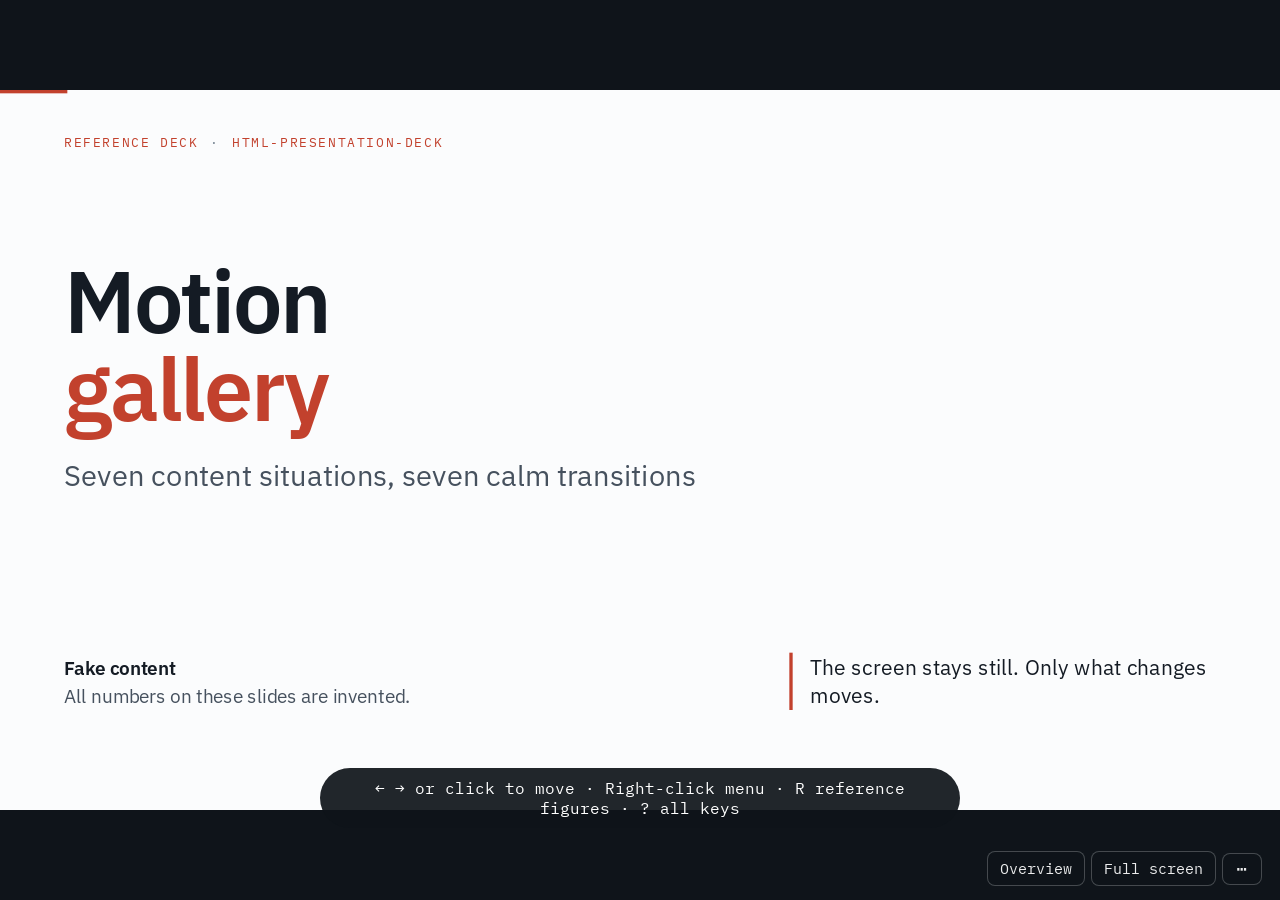
<file: assets/gallery/index.html>
<title>Motion Gallery</title>
<link rel="preconnect" href="https://fonts.googleapis.com">
<link rel="stylesheet" href="https://fonts.googleapis.com/css2?family=Barlow+Condensed:wght@500;600&amp;family=IBM+Plex+Mono:wght@400;500&amp;family=IBM+Plex+Sans:wght@400;500;600;700&amp;display=swap">
<style>
/* Base: tokens, the fixed 1920 × 1080 stage, slide chrome and the house components.
   Colours and fonts are tokens on :root. deck.config.json "tokens" overrides them (domain colours d1–d4). */
:root{
  --paper:#fbfcfd; --ink:#141b24; --ink2:#46515e; --ink3:#7a8794;
  --rule:#d9dfe5; --tint:#f0f3f6; --tint2:#e6ebf0;
  --accent:#c2412d; --accent-soft:#fbe9e5;     /* our work and key messages */
  --amber:#9a5b00; --amber-soft:#f7ebd3;       /* opportunity */
  --ok:#2c7a4b; --ground:#0f141a;
  --d1:#2f67a6; --d2:#6b4aa8; --d3:#d9691c; --d4:#6b7785;   /* domain colours, renamed per deck */
  --academic:var(--d1);
  --sans:"IBM Plex Sans","Helvetica Neue",Arial,"PingFang SC","Microsoft YaHei","Noto Sans SC",sans-serif;
  --mono:"IBM Plex Mono",ui-monospace,Menlo,monospace;
  --num:"Barlow Condensed","IBM Plex Sans",Arial,sans-serif;
  color-scheme:light;
}
*{box-sizing:border-box}
html,body{height:100%;margin:0;padding:0}
body{background:var(--ground);color:var(--ink);font-family:var(--sans);overflow:hidden}
button{font:inherit;color:inherit}
:focus-visible{outline:3px solid var(--accent);outline-offset:2px}
p{margin:0}

#viewport{position:fixed;inset:0;display:flex;flex-direction:row}
#stageWrap{position:relative;flex:1 1 auto;min-width:0;min-height:0;overflow:hidden}
#stage{position:absolute;left:0;top:0;width:1920px;height:1080px;background:var(--paper);transform-origin:0 0;overflow:hidden}

/* ---------- slide chrome: kick, title, sub, body, footer ---------- */
.slide{position:absolute;inset:0;padding:64px 96px 0;display:none;flex-direction:column}
.slide.on{display:flex}
.kick{font-family:var(--mono);font-size:20px;letter-spacing:.12em;text-transform:uppercase;color:var(--accent);display:flex;gap:18px;align-items:center;height:28px}
.kick i{font-style:normal;color:var(--ink3)}
.pg{position:absolute;right:96px;top:64px;font-family:var(--mono);font-size:20px;color:var(--ink3);letter-spacing:.06em}
h2.ttl{font-size:60px;line-height:1.08;font-weight:600;letter-spacing:-.012em;margin:18px 0 0;max-width:1560px;text-wrap:balance}
.sub{font-size:28px;line-height:1.4;color:var(--ink2);margin:14px 0 0;max-width:1500px}
.body{flex:1 1 auto;min-height:0;position:relative;margin-top:28px;margin-bottom:84px}
.body.with-take{margin-bottom:220px}
.src{position:absolute;left:96px;right:96px;bottom:34px;font-family:var(--mono);font-size:16px;line-height:1.45;color:var(--ink3);display:flex;gap:10px 18px;flex-wrap:wrap;align-items:baseline}
.src b{font-weight:500;color:var(--ink2)}
.progress{position:absolute;left:0;top:0;height:5px;background:var(--accent);width:0;transition:width .25s}

/* evidence tags: p primary, a academic, m media or company claim, i inference, v to verify, n internal */
.ev{font-family:var(--mono);font-size:14px;letter-spacing:.04em;text-transform:uppercase;padding:1px 8px;border:1.5px solid currentColor;border-radius:99px;white-space:nowrap}
.ev.p{color:var(--ink)} .ev.a{color:var(--academic)} .ev.m{color:var(--ink3)} .ev.i{color:var(--ink2);border-style:dashed} .ev.v{color:var(--amber)} .ev.n{color:var(--ink3);border-style:dotted}

/* ---------- type helpers ---------- */
.t-mono{font-family:var(--mono)}
.num{font-family:var(--num);font-weight:600;font-variant-numeric:tabular-nums}
.hl{color:var(--accent)}
.mut{color:var(--ink2)}
.lead{font-size:32px;line-height:1.38}
.body-l{font-size:28px;line-height:1.4}
.body-m{font-size:24px;line-height:1.42}
.body-s{font-size:21px;line-height:1.4}
.label{font-family:var(--mono);font-size:17px;letter-spacing:.1em;text-transform:uppercase;color:var(--ink3)}
.ste{margin:6px 0 0;padding-left:1.15em;font-size:24px;line-height:1.32;display:flex;flex-direction:column;gap:6px}
.ste li::marker{color:var(--ink3)}

/* ---------- simple blocks ---------- */
.card{background:#fff;border:1.5px solid var(--rule);border-radius:10px;padding:24px 28px}
.card.flat{background:var(--tint);border-color:transparent}
.gapnote{border:2px dashed var(--accent);background:var(--accent-soft);border-radius:10px;padding:16px 24px;font-size:23px;line-height:1.4}
.gapnote b{color:var(--accent);font-family:var(--mono);font-size:17px;letter-spacing:.1em;text-transform:uppercase;margin-right:12px}
.pill{display:inline-block;font-family:var(--mono);font-size:16px;letter-spacing:.06em;padding:3px 12px;border-radius:99px;background:var(--tint2);color:var(--ink2);white-space:nowrap}
.pill.red{background:var(--accent-soft);color:var(--accent)}
.grid2{display:grid;grid-template-columns:1fr 1fr;gap:32px}
.grid3{display:grid;grid-template-columns:repeat(3,1fr);gap:28px}
.fill{height:100%}

/* ---------- title slide ---------- */
.s-title{padding-top:0}
.s-title .kick{position:absolute;left:96px;top:64px}
.s-title .main{position:absolute;left:96px;top:250px;width:1500px}
.s-title h1{font-size:132px;line-height:1.0;font-weight:600;letter-spacing:-.025em;margin:0}
.s-title h1 span{color:var(--accent)}
.s-title .tag{font-size:44px;line-height:1.25;color:var(--ink2);margin-top:36px;max-width:1300px}
.s-title .who{position:absolute;left:96px;bottom:150px;font-size:28px;line-height:1.5}
.s-title .who b{font-weight:600}
.s-title .pull{position:absolute;right:96px;bottom:150px;width:640px;font-size:32px;line-height:1.35;border-left:5px solid var(--accent);padding-left:26px}

/* ---------- argument + route (slide 2 pattern) ---------- */
.argue{width:830px}
.argue ol{margin:0;padding:0;display:flex;flex-direction:column;gap:56px}
.argue li{list-style:none;display:grid;grid-template-columns:70px 1fr;gap:22px;align-items:start;font-size:40px;line-height:1.3}
.argue .n{font-family:var(--num);font-size:84px;font-weight:600;line-height:.9;color:var(--accent)}
.route{position:absolute;right:0;top:0;width:800px;display:flex;flex-direction:column;gap:18px}
.grp{position:relative;border-left:2px solid var(--rule)}
.grp .g-l{position:absolute;left:30px;top:-2px;font-family:var(--mono);font-size:15px;letter-spacing:.14em;text-transform:uppercase;color:var(--ink3)}
.act{position:relative;padding:10px 0 10px 30px}
.grp .g-l + .act{padding-top:28px}
.act::before{content:"";position:absolute;left:-9px;top:20px;width:16px;height:16px;border-radius:50%;background:var(--paper);border:3px solid var(--ink)}
.grp .g-l + .act::before{top:38px}
.act .a-h{font-size:32px;font-weight:600;display:flex;gap:16px;align-items:baseline}
.act .a-h em{font-style:normal;font-family:var(--mono);font-size:18px;color:var(--ink3);letter-spacing:.06em;font-weight:400}
.act .a-d{font-size:23px;color:var(--ink2);margin-top:4px;line-height:1.35}
.grp.our{border-left:4px solid var(--accent)}
.grp.our .g-l{color:var(--accent)}
.grp.our .act::before{left:-11px;border-color:var(--accent);background:var(--accent)}

/* ---------- embed frames ---------- */
.frame{position:absolute;inset:0;border:1.5px solid var(--rule);border-radius:10px;overflow:hidden;background:#fff}
.frame iframe{width:100%;height:100%;border:0;display:block;background:#fff}
.frame .loading{position:absolute;inset:0;display:grid;place-items:center;font-family:var(--mono);font-size:22px;color:var(--ink3)}
.frame .loading a{color:var(--accent)}
.tabs{display:flex;border:1.5px solid var(--ink);border-radius:8px;overflow:hidden;width:max-content}
.tabs button{background:transparent;border:0;padding:8px 22px;font-size:21px;cursor:pointer}
.tabs button[aria-pressed="true"]{background:var(--ink);color:#fff}

/* ---------- columns and break cards: finding (white) above our work (red) ---------- */
.brk{width:44px;height:44px;border-radius:50%;background:var(--accent);color:#fff;font-weight:600;font-size:26px;display:inline-grid;place-items:center;flex:none;font-family:var(--sans)}
.col{background:#fff;border:1.5px solid var(--rule);border-radius:12px;padding:30px 32px;display:flex;flex-direction:column;gap:18px}
.col h3{margin:0;font-size:38px;font-weight:600;display:flex;gap:16px;align-items:center}
.bk{display:flex;flex-direction:column;border-radius:12px;overflow:hidden;border:1.5px solid var(--rule);background:#fff;min-height:0}
.bk-top{padding:24px 28px;flex:1 1 auto;display:flex;flex-direction:column;gap:14px}
.bk-top h3{margin:0;font-size:38px;font-weight:600;display:flex;gap:16px;align-items:center}
.bk-top p{font-size:26px;line-height:1.36}
.bk-top p.mut{font-size:23px}
.bk-our{padding:20px 28px 24px;background:var(--accent-soft);border-top:3px solid var(--accent);display:flex;flex-direction:column;gap:8px}
.bk-our .tag{font-family:var(--mono);font-size:17px;letter-spacing:.12em;text-transform:uppercase;color:var(--accent);font-weight:500}
.bk-our h4{margin:0;font-size:32px;font-weight:600;line-height:1.15}
.bk-our p{font-size:25px;line-height:1.35}
.bk.main{border:3px solid var(--accent)}
.bk.main .bk-our{background:var(--accent);color:#fff}
.bk.main .bk-our .tag{color:#ffd6cc}
.bk.opp .bk-our{background:var(--amber-soft);border-top-color:var(--amber)}
.bk.opp .bk-our .tag{color:var(--amber)}

/* ---------- Motivation / Measures / Opportunity cards ---------- */
.qd{display:grid;grid-template-columns:810px 1fr;gap:36px}
.qd-left,.qd-right{display:flex;flex-direction:column;gap:14px;min-width:0}
.ly{display:grid;grid-template-columns:170px 1fr;border-radius:12px;overflow:hidden;border:1.5px solid var(--rule)}
.ly-h{padding:16px 18px;font-family:var(--mono);font-size:19px;letter-spacing:.12em;text-transform:uppercase;font-weight:500;display:flex;flex-direction:column;justify-content:center;gap:8px;line-height:1.2}
.ly-h small{font-size:13px;letter-spacing:.1em;background:#fff;color:var(--accent);border-radius:99px;padding:2px 9px;width:max-content}
.ly-c{padding:12px 22px;font-size:24px;line-height:1.3}
.ly-c ul,.ly-c ol{margin:0;padding-left:1.15em;display:flex;flex-direction:column;gap:7px}
.ly-c li::marker{color:var(--ink3)}
.ly.mot .ly-h{background:var(--ink2);color:#fff}
.ly.mot .ly-c{background:#fff}
.ly.mea{border:3px solid var(--accent);flex:1.25}
.ly.mea .ly-h{background:var(--accent);color:#fff}
.ly.mea .ly-c{background:var(--accent-soft)}
.ly.mea .ly-c li::marker{color:var(--accent);font-weight:700}
.ly.opp .ly-h{background:var(--amber);color:#fff}
.ly.opp .ly-c{background:var(--amber-soft)}
.ly.mot,.ly.opp{flex:1}
.inf{font-style:normal;font-family:var(--mono);font-size:14px;color:var(--ink3);border:1.5px dashed var(--ink3);border-radius:99px;padding:0 8px;margin-left:4px;white-space:nowrap}

/* ---------- chain and timeline ---------- */
.chain{display:flex;align-items:stretch;gap:8px}
.chain span{flex:1;background:#fff;border:2px solid var(--ink);border-radius:10px;padding:8px 12px;font-size:21px;font-weight:600;line-height:1.2;display:flex;flex-direction:column;justify-content:center;text-align:center}
.chain span small{display:block;font-size:15px;font-weight:400;color:var(--ink2);margin-top:3px;font-family:var(--mono)}
.chain span.hot{border-color:var(--accent);background:var(--accent-soft)}
.chain i{font-style:normal;align-self:center;font-size:28px;color:var(--ink2)}
.tline{position:relative;display:grid;grid-template-columns:repeat(4,1fr);gap:24px;padding-top:30px}
.tline::before{content:"";position:absolute;left:0;right:0;top:11px;height:4px;background:var(--rule)}
.tl-i{position:relative;font-size:22px;line-height:1.3;color:var(--ink2)}
.tl-i::before{content:"";position:absolute;left:0;top:-27px;width:20px;height:20px;border-radius:50%;background:#fff;border:4px solid var(--ink)}
.tl-i b{display:block;font-family:var(--num);font-size:34px;font-weight:600;color:var(--ink);line-height:1.1;margin-bottom:2px}
.tl-i.hot::before{background:var(--accent);border-color:var(--accent)}
.tl-i.hot b{color:var(--accent)}

/* ---------- conclusion callout: large type on a light red field, never a dark bar ---------- */
.take{position:absolute;left:96px;right:96px;bottom:78px;display:grid;grid-template-columns:190px 1fr;gap:30px;align-items:center;background:var(--accent-soft);border-left:12px solid var(--accent);border-radius:0 14px 14px 0;padding:20px 40px 22px 34px;z-index:3}
.take .tk-l{font-family:var(--mono);font-size:19px;letter-spacing:.12em;text-transform:uppercase;color:var(--accent);font-weight:500;line-height:1.3}
.take p{font-size:39px;line-height:1.24;font-weight:600;color:var(--ink);letter-spacing:-.005em}
.take p b{color:var(--accent);font-weight:700}
.take .tk-s{display:block;font-size:25px;font-weight:400;color:var(--ink2);margin-top:6px;line-height:1.3}
/* .take.tr: the same callout as a card at the top right, for slides where the bottom band does not fit the layout.
   The build dots move up so the two do not meet. */
.take.tr{left:auto;right:96px;top:104px;bottom:auto;width:640px;grid-template-columns:1fr;gap:4px;padding:14px 22px 16px;border-left-width:8px;box-shadow:0 10px 30px rgba(20,27,36,.10)}
.take.tr .tk-l{font-size:15px}
.take.tr p{font-size:25px;line-height:1.25}
.slide:has(.take.tr) .bdots{top:44px}
/* Note boxes (js/nbox.js): a text field on the slide for notes taken during the meeting */
.nbox{display:block;width:100%;min-height:92px;margin-top:10px;resize:vertical;border:2px dashed var(--rule);border-radius:10px;background:#fff;padding:10px 12px;font:400 20px/1.3 var(--sans);color:var(--ink)}
.nbox:focus{outline:none;border:2px solid var(--accent)}
.nbox-s{display:block;height:18px;font:400 13px/18px var(--mono);color:var(--ink3);text-align:right}

/* ---------- SVG text: an inherited default, so fill and font-family attributes on elements still win ---------- */
svg{font-family:var(--sans);fill:var(--ink)}
svg .m{font-family:var(--mono)}
svg .mut{fill:var(--ink2)} svg .mut3{fill:var(--ink3)}

/* ---------- part header: the band an overview card turns into (morph), on each slide of a series ---------- */
.part-head{display:flex;align-items:center;gap:22px;margin-top:18px;padding:16px 26px;border-radius:12px;background:var(--accent);color:#fff;max-width:1560px}
.part-head b{font-family:var(--num);font-size:56px;line-height:1;font-weight:600}
.part-head span{font-size:40px;line-height:1.15;font-weight:600}
.part-head.opp{background:var(--amber)}
[data-recap] [data-morph]{position:relative}
.done-chip.pin{position:absolute;top:-14px;right:18px;z-index:2}
.done-chip{display:inline-block;font-family:var(--mono);font-size:16px;letter-spacing:.06em;background:var(--ok);color:#fff;border-radius:99px;padding:4px 14px;width:max-content}

:root{--d1:#2f67a6;--d2:#6b4aa8;--d3:#d9691c;--d4:#6b7785;}
/* Chrome outside the slides: toolbar, notes and sources panel, reference-figure viewer, overview, key hint. */
.dctl{position:fixed;right:18px;bottom:14px;display:flex;gap:6px;align-items:center;opacity:0;transition:opacity .25s;z-index:50}
/* shown while the mouse moves (body.ui-awake, set by deck.js), on hover and on keyboard focus */
body.ui-awake .dctl,.dctl:hover,.dctl:focus-within{opacity:.92}
.dctl-more{display:flex;gap:6px}
.dctl-more[hidden]{display:none}
.dctl button[hidden]{display:none}
.dctl #bMore{min-width:40px;font-size:18px;line-height:1;padding:6px 10px}
.dctl #bMore[aria-expanded="true"]{background:#000;border-color:rgba(255,255,255,.6)}
.dctl .dctl-fig{background:var(--accent);border-color:var(--accent)}
.dctl .dctl-fig:hover{background:#a5341f}
/* keyboard shortcuts (? key) */
#keys{position:fixed;inset:0;z-index:92;background:rgba(10,14,19,.86);display:grid;place-items:center}
#keys[hidden]{display:none}
#keys .keys-in{background:#10161d;color:#e8edf2;border:1.5px solid #2c3743;border-radius:14px;padding:26px 32px;min-width:460px;font-size:16px}
#keys h3{margin:0 0 14px;font-family:var(--mono);font-size:13px;letter-spacing:.14em;text-transform:uppercase;color:#ff9b88;font-weight:500}
#keys dl{margin:0;display:grid;grid-template-columns:auto 1fr;gap:9px 22px;align-items:baseline}
#keys dt{font-family:var(--mono);font-size:14px;color:#fff}
#keys dt kbd{display:inline-block;min-width:26px;text-align:center;border:1px solid #3a4856;border-bottom-width:3px;border-radius:6px;padding:1px 7px;margin-right:4px}
#keys dd{margin:0;color:#c5d0da}
#keys .keys-x{margin:18px 0 0;font-family:var(--mono);font-size:12px;color:#7d8e9e}
/* right-click context menu */
#ctx{position:fixed;z-index:94;min-width:248px;background:rgba(16,22,29,.96);color:#e8edf2;border:1.5px solid #2c3743;border-radius:12px;padding:6px;box-shadow:0 14px 38px rgba(0,0,0,.45);backdrop-filter:blur(10px);font-size:15px;user-select:none}
#ctx[hidden]{display:none}
#ctx .ctx-hd{padding:5px 11px 6px;font-family:var(--mono);font-size:12px;letter-spacing:.08em;color:#ff9b88;border-bottom:1px solid #26313c;margin-bottom:4px;display:flex;justify-content:space-between;align-items:center;gap:12px}
#ctx .ctx-hd span{color:#9fb0c0;overflow:hidden;text-overflow:ellipsis;white-space:nowrap;max-width:160px}
#ctx button{width:100%;display:flex;justify-content:space-between;align-items:center;gap:18px;background:transparent;border:0;border-radius:8px;color:#e8edf2;padding:7px 11px;font:inherit;font-size:15px;text-align:left;cursor:pointer}
#ctx button:hover:not(:disabled),#ctx button:focus-visible{background:#1f2a36;color:#fff;outline:none}
#ctx button:disabled{opacity:.38;cursor:default}
#ctx button kbd{font-family:var(--mono);font-size:12px;color:#9fb0c0;background:#18212b;border:1px solid #2c3743;border-radius:5px;padding:1px 6px;white-space:nowrap}
#ctx .ctx-sep{height:1px;background:#26313c;margin:4px 6px}
body:has(#notes.open) .dctl{right:calc(min(560px,42vw) + 18px)}
.dctl button{white-space:nowrap;background:rgba(15,20,26,.86);color:#fff;border:1px solid rgba(255,255,255,.25);border-radius:8px;padding:7px 12px;font-size:15px;font-family:var(--mono);cursor:pointer}
.dctl button:hover{background:#000}
/* Notes and sources panel: docked on the right, the stage shrinks to fit */
#notes{flex:0 0 auto;width:0;overflow:hidden;background:#10161d;color:#e8edf2}
#notes.open{width:min(560px,42vw);border-left:3px solid var(--accent)}
#notes .in{width:min(560px,42vw);height:100%;overflow:auto;padding:22px 26px 32px;font-size:16px;line-height:1.5}
.np-h{display:flex;gap:14px;justify-content:space-between;align-items:flex-start}
.np-t{display:flex;flex-direction:column;gap:6px;min-width:0}
.np-n{font-family:var(--mono);font-size:13px;letter-spacing:.12em;color:#ff9b88}
.np-t b{font-size:20px;line-height:1.3;font-weight:600;color:#fff}
.np-x{flex:none;background:transparent;border:1px solid #3a4856;border-radius:8px;color:#c5d0da;font:inherit;font-size:13px;padding:4px 10px;cursor:pointer}
.np-x:hover{border-color:#8fa0b0;color:#fff}
.np-meta{font-family:var(--mono);font-size:13px;color:#9fb0c0;margin:10px 0 4px}
.np-sec{font-family:var(--mono);font-size:12px;font-weight:500;letter-spacing:.16em;text-transform:uppercase;color:#9fb0c0;margin:24px 0 8px;display:flex;align-items:center;gap:10px}
.np-sec:after{content:"";flex:1;height:1px;background:#26313c}
.np-say{margin:16px 0 0;padding:12px 16px 12px 18px;background:#2a1a18;border-left:4px solid var(--accent);border-radius:0 10px 10px 0}
.np-say.land{margin-top:18px}
.np-lab{font-family:var(--mono);font-size:12px;letter-spacing:.16em;text-transform:uppercase;color:#ff9b88}
.np-say p{margin:4px 0 0;font-size:19px;line-height:1.45;color:#ffe3dd;font-weight:500}
.np-cue,.np-lim,.np-src{margin:0;padding:0;list-style:none}
.np-cue li{position:relative;padding:0 0 8px 20px}
.np-cue li:before{content:"";position:absolute;left:3px;top:.62em;width:6px;height:6px;border-radius:50%;background:#5f7080}
.np-lim li,.np-src li{display:grid;grid-template-columns:128px 1fr;gap:10px;align-items:baseline;padding:0 0 9px}
.np-ev{display:inline-block;justify-self:start;font-family:var(--mono);font-size:11px;letter-spacing:.06em;text-transform:uppercase;padding:1px 8px;border:1.5px solid currentColor;border-radius:99px;white-space:nowrap;color:#e8edf2}
.np-ev.m{color:#9fb0c0} .np-ev.i{color:#c5d0da;border-style:dashed} .np-ev.v{color:#f0b45a} .np-ev.a{color:#7fb2ea} .np-ev.n{color:#9fb0c0;border-style:dotted}
.np-st{display:flex;flex-direction:column;gap:1px}
.np-st a{color:#fff;text-decoration:underline;text-decoration-color:#5f7080;text-underline-offset:3px}
.np-st a:hover{text-decoration-color:var(--accent);color:#ffd9d1}
.np-st a:after{content:" ↗";color:#9fb0c0;font-size:.9em}
.np-st small{font-size:13px;color:#9fb0c0}
.np-nolink{color:#e8edf2}
.np-figs{display:grid;gap:8px}
.np-fig{display:flex;gap:12px;align-items:center;text-align:left;background:#18212b;border:1px solid #2c3743;border-radius:10px;color:#fff;padding:10px 14px;cursor:pointer;font:inherit}
.np-fig:hover{border-color:var(--accent);background:#1f2a36}
.np-fi{flex:none;width:34px;height:34px;display:grid;place-items:center;border-radius:8px;background:#2a1a18;color:#ff9b88;font-size:18px}
.np-ft{display:flex;flex-direction:column;gap:1px;min-width:0}
.np-ft b{font-weight:600;font-size:16px}
.np-ft small{font-size:13px;color:#9fb0c0}
.np-none{margin:0;color:#9fb0c0;font-size:15px}
.np-keys{margin:26px 0 0;font-family:var(--mono);font-size:12px;color:#7d8e9e;line-height:1.7}
@media (max-width:900px){#notes.open{position:fixed;top:0;right:0;bottom:0;width:min(94vw,520px);z-index:70} #notes .in{width:100%}}

/* Reference-figure viewer */
#viewer{position:fixed;inset:0;z-index:90;background:rgba(10,14,19,.975);display:flex;flex-direction:column}
#viewer[hidden]{display:none}
.vw-bar{flex:none;display:flex;justify-content:space-between;align-items:center;gap:20px;padding:12px 22px;border-bottom:1px solid #26313c;color:#e8edf2}
.vw-t{display:flex;flex-wrap:wrap;gap:4px 16px;align-items:baseline;min-width:0}
.vw-k{font-family:var(--mono);font-size:12px;letter-spacing:.16em;text-transform:uppercase;color:#ff9b88}
.vw-name{font-size:19px;font-weight:600;color:#fff}
.vw-desc{font-size:14px;color:#9fb0c0}
.vw-btns{display:flex;gap:8px;align-items:center;flex:none}
.vw-btns button,.vw-open{background:transparent;border:1px solid #3a4856;border-radius:8px;color:#c5d0da;font:inherit;font-size:14px;padding:5px 12px;cursor:pointer;text-decoration:none}
.vw-btns button:hover,.vw-open:hover{border-color:#8fa0b0;color:#fff}
.vw-btns [hidden]{display:none}
.vw-n{font-family:var(--mono);font-size:13px;color:#9fb0c0;min-width:42px;text-align:center}
.vw-stage{flex:1 1 auto;min-height:0;display:grid;place-items:center;overflow:hidden;padding:20px}
.vw-card{position:relative;background:#fff;border-radius:12px;overflow:hidden;color:var(--ink)}
.vw-card.embed{width:100%;height:100%}
.vw-fig{width:1200px;padding:32px 36px 28px;background:#fff;color:var(--ink);font-family:var(--sans)}
.vw-fig svg{display:block;font-family:var(--sans)}
.vw-fig svg .m{font-family:var(--mono)}
.vw-fig svg .num{font-family:var(--num)}
.vw-miss{padding:40px;font-size:20px;color:var(--ink2)}
/* backup table figure */
.fig-html{display:flex;flex-direction:column;gap:18px}
.fh-top{display:flex;gap:18px;align-items:center}
.fh-sub{font-family:var(--mono);font-size:16px;color:var(--ink3)}
.ptab{width:100%;border-collapse:collapse;font-size:20px;line-height:1.4}
.ptab th,.ptab td{text-align:left;vertical-align:top;padding:12px 14px;border-bottom:1.5px solid var(--rule)}
.ptab thead th{font-family:var(--mono);font-size:15px;font-weight:500;letter-spacing:.1em;text-transform:uppercase;color:var(--ink3);border-bottom:2px solid var(--ink)}
.ptab tbody th{font-weight:600;white-space:nowrap;width:210px}


.ptab tbody tr:last-child th,.ptab tbody tr:last-child td{border-bottom:0}

#overview{position:fixed;inset:0;background:rgba(15,20,26,.97);z-index:80;display:none;overflow:auto;padding:40px 56px}
#overview.open{display:block}
#overview h3{font-family:var(--mono);color:#9fb0c0;font-weight:400;font-size:15px;letter-spacing:.12em;text-transform:uppercase;margin:0 0 18px}
#overview .grid{display:grid;grid-template-columns:repeat(auto-fill,minmax(300px,1fr));gap:14px}
#overview button{text-align:left;background:#18212b;border:1px solid #2c3743;border-radius:10px;color:#fff;padding:14px 16px;cursor:pointer;display:grid;gap:6px;min-height:118px;align-content:start}
#overview button:hover,#overview button.cur{border-color:var(--accent);background:#1f2a36}
#overview .n{font-family:var(--num);font-size:30px;color:#ff9b88;line-height:1}
#overview .a{font-family:var(--mono);font-size:13px;color:#9fb0c0;letter-spacing:.08em;text-transform:uppercase}
#overview .t{font-size:17px;line-height:1.3}
#overview .f{font-family:var(--mono);font-size:12px;letter-spacing:.08em;color:#ff9b88;margin-top:2px}
#hint{position:fixed;left:50%;bottom:72px;max-width:90vw;text-align:center;transform:translateX(-50%);background:rgba(15,20,26,.92);color:#fff;font-family:var(--mono);font-size:16px;padding:10px 20px;border-radius:99px;z-index:60;transition:opacity .6s;pointer-events:none}

@media (prefers-reduced-motion:reduce){.progress,.dctl{transition:none}}

/* Edit mode (editor.js): words only, the layout stays */
body.editing [contenteditable]{outline:1.5px dashed rgba(194,65,45,.45);outline-offset:3px;cursor:text;border-radius:2px}
body.editing [contenteditable]:hover{outline-color:var(--accent)}
body.editing [contenteditable]:focus{outline:2.5px solid var(--accent);background:rgba(255,255,255,.75)}
body.editing #notes [contenteditable]{outline-color:rgba(255,155,136,.45)}
body.editing #notes [contenteditable]:focus{outline-color:#ff9b88;background:rgba(255,255,255,.06)}
body.editing text[data-eid]{cursor:text}
body.editing text[data-eid]:hover{text-decoration:underline dashed;fill:var(--accent)}
body.editing .edited{box-shadow:inset 0 -4px 0 rgba(154,91,0,.35)}
body.editing text.edited{text-decoration:underline}
#edbar{position:fixed;left:50%;top:12px;transform:translateX(-50%);z-index:95;display:flex;gap:12px;align-items:center;background:rgba(15,20,26,.94);color:#fff;font-family:var(--mono);font-size:14px;padding:8px 10px 8px 18px;border-radius:99px;border:1.5px solid var(--accent)}
#edbar[hidden]{display:none}
#edbar b{color:#ff9b88;font-weight:500;letter-spacing:.1em;text-transform:uppercase}
#edbar .ed-where{color:#9fb0c0}
#edbar button{background:transparent;border:1px solid #3a4856;border-radius:99px;color:#e8edf2;font:inherit;padding:4px 12px;cursor:pointer}
#edbar button:hover{border-color:#8fa0b0}
#edbar button[hidden]{display:none}
#edbar .ed-done{background:var(--accent);border-color:var(--accent)}
.ed-svg{position:fixed;z-index:96;font:16px var(--sans);padding:6px 8px;border:2px solid var(--accent);border-radius:6px;background:#fff;color:var(--ink);box-shadow:0 8px 24px rgba(0,0,0,.2)}

/* Motion: builds (anim.js), zoom details (anim.js) and the camera tour (tour.js). */

/* ---------- builds: an element with data-b="n" is hidden until step n; .b-instant skips the motion ---------- */
.has-b [data-b]{transition:opacity .5s ease,transform .6s cubic-bezier(.2,.7,.2,1);transition-delay:var(--d,0s)}
.has-b [data-b]:not(.in){opacity:0;transform:translateY(28px);pointer-events:none}
.has-b [data-b][data-fx=left]:not(.in){transform:translateX(-70px)}
.has-b [data-b][data-fx=right]:not(.in){transform:translateX(70px)}
.has-b [data-b][data-fx=push]:not(.in){transform:translateY(90px)}
.has-b [data-b][data-fx=zoom]:not(.in){transform:scale(.9)}
.has-b [data-b][data-fx=fade]:not(.in){transform:none}
.b-instant [data-b],.b-instant [data-b] *,.b-instant *::before,.b-instant *::after{transition:none!important}
.bdots{position:absolute;right:96px;top:100px;display:flex;gap:8px}
.bdots i{width:11px;height:11px;border-radius:50%;border:2px solid var(--ink3)}
.bdots i.on{background:var(--accent);border-color:var(--accent)}
/* Children of a build enter one after another: put class "stagger" on the build element. */
.has-b .stagger>*{transition:opacity .35s ease,transform .4s ease}
.has-b .stagger:not(.in)>*{opacity:0;transform:translateX(-18px)}
.stagger>:nth-child(1){transition-delay:.2s} .stagger>:nth-child(2){transition-delay:.35s} .stagger>:nth-child(3){transition-delay:.5s}
.stagger>:nth-child(4){transition-delay:.65s} .stagger>:nth-child(5){transition-delay:.8s} .stagger>:nth-child(6){transition-delay:.95s}

/* ---------- zoom details: data-zoom="templateId" on a card opens the template in a card that grows out of it ---------- */
[data-zoom]{position:relative;cursor:zoom-in;transition:border-color .2s,transform .2s}
[data-zoom]:hover{transform:translateY(-3px)}
.zchip{position:absolute;right:18px;top:18px;font-family:var(--mono);font-size:15px;letter-spacing:.08em;text-transform:uppercase;color:var(--ink3);border:1.5px solid var(--rule);border-radius:99px;padding:2px 10px;background:#fff}
[data-zoom]:hover .zchip{color:var(--accent);border-color:var(--accent)}
.zl{position:absolute;inset:0;z-index:40}
.zl-bg{position:absolute;inset:0;background:rgba(251,252,253,.84);opacity:0;transition:opacity .35s}
.zl.open .zl-bg{opacity:1}
.zl-card{position:absolute;background:#fff;border:3px solid var(--accent);border-radius:16px;overflow:hidden;transform-origin:0 0;transition:transform .5s cubic-bezier(.2,.7,.2,1);box-shadow:0 30px 90px rgba(20,27,36,.18)}
.zl-in{position:relative;height:100%;opacity:0;transition:opacity .2s}
.zl.open .zl-in{opacity:1;transition:opacity .3s .28s}
.zl-x{position:absolute;right:28px;top:26px;font-family:var(--mono);font-size:17px;background:#fff;border:1.5px solid var(--ink3);border-radius:8px;padding:5px 14px;cursor:pointer;color:var(--ink2)}
.zl-x:hover{border-color:var(--ink);color:var(--ink)}
/* the detail page inside the card */
.zd{height:100%;display:flex;flex-direction:column;gap:26px;padding:36px 48px 32px}
.zd-h{display:flex;align-items:center;gap:20px;padding-right:180px}
.zd-h h3{margin:0;font-size:44px;font-weight:600;letter-spacing:-.01em}
.zd-g{display:grid;grid-template-columns:1fr 1fr 1.1fr;gap:22px;flex:1 1 auto;min-height:0}
.zd-g>div{border-radius:12px;border:1.5px solid var(--rule);padding:18px 22px;display:flex;flex-direction:column;gap:10px}
.zd-g p{font-size:26px;line-height:1.36}
.zd-g .miss{border:2px dashed var(--accent)}
.zd-g .our{background:var(--accent-soft);border:2px solid var(--accent)}
.zd-g .our.opp{background:var(--amber-soft);border-color:var(--amber)}
.zt{font-family:var(--mono);font-size:16px;letter-spacing:.12em;text-transform:uppercase;color:var(--ink3);font-weight:500}
.zd-g .miss .zt,.zd-g .our .zt{color:var(--accent)} .zd-g .our.opp .zt{color:var(--amber)}
.zd-f{display:flex;align-items:center;gap:14px;font-family:var(--mono);font-size:16px;color:var(--ink3)}
.zgo{margin-left:auto;font-family:var(--sans);font-size:21px;font-weight:600;background:var(--ink);color:#fff;border:0;border-radius:10px;padding:10px 20px;cursor:pointer;text-decoration:none}
.zgo:hover{background:var(--accent)}

/* ---------- slide transitions (transition.js): both slides stay shown while they cross ---------- */
.slide.tr-leave{display:flex;z-index:1;pointer-events:none}
.slide.tr-enter{z-index:2}

/* ---------- spotlight: data-spot="n" is lit at step n, its siblings dim ---------- */
[data-spot]{transition:opacity .35s ease,filter .35s ease,transform .35s cubic-bezier(.2,.7,.2,1),box-shadow .35s ease}
.spot-dim{opacity:.32;filter:grayscale(.7)}
.spot-on{transform:translateY(-6px);box-shadow:0 0 0 4px var(--accent),0 18px 40px rgba(20,27,36,.12)}
.b-instant [data-spot]{transition:none!important}

/* ---------- panels: data-at="n" shows only at step n; the last panel stays on the complete slide ---------- */
[data-at]{opacity:0;visibility:hidden;transition:opacity .35s ease,visibility .35s}
[data-at].at{opacity:1;visibility:visible}
.b-instant [data-at]{transition:none!important}
/* Sentence focus: a short storyline, one sentence lit per step (data-spot), its detail in a bubble beside it (data-at) */
.focus-p{margin:0;display:flex;flex-direction:column;gap:16px;font-size:31px;line-height:1.42}
.sn{display:block;position:relative;padding:8px 14px 8px 54px;border-radius:10px;transition:opacity .35s,background .35s}
.sn>i{position:absolute;left:10px;top:12px;width:32px;height:32px;border-radius:50%;background:var(--ink);color:#fff;font:600 19px/32px var(--num);text-align:center;font-style:normal}
.sn.spot-on{transform:none;box-shadow:none;background:var(--accent-soft)}
.sn.spot-on>i{background:var(--accent)}
.sn.spot-dim{opacity:.3;filter:none}
.bubs{position:relative;min-height:0}
.bub{position:absolute;inset:0;background:#fff;border:2.5px solid var(--accent);border-radius:16px;padding:22px 26px;display:flex;flex-direction:column;gap:12px}
.bub::before{content:"";position:absolute;left:-15px;top:var(--ay,60px);width:26px;height:26px;background:#fff;border-left:2.5px solid var(--accent);border-bottom:2.5px solid var(--accent);transform:rotate(45deg)}
.bub.hint{border-style:dashed;border-color:var(--rule)}
.bub.hint::before{display:none}
/* Line walk: rows of a model or a list, one framed per step (data-spot) without the lift of a card */
.ln.spot-on{transform:none;box-shadow:0 0 0 3px var(--accent);background:var(--accent-soft);border-radius:8px}
.ln.spot-dim{opacity:.38;filter:none}
/* Region focus: .figspot wraps one figure; each <i class="fs" data-at="n"> frames a region (left, top, width, height in %) and dims the rest */
.figspot{position:relative;overflow:hidden;border-radius:8px}
.figspot>img,.figspot>svg{display:block;width:100%;height:auto}
.figspot .fs{position:absolute;border:5px solid var(--accent);border-radius:8px;box-shadow:0 0 0 4000px rgba(255,255,255,.72);pointer-events:none}

/* ---------- progress strip on the slides of a series (data-strip) ---------- */
.strip{position:absolute;top:60px;right:200px;display:flex;gap:6px;margin:0;padding:0;list-style:none;font-family:var(--mono);font-size:16px;letter-spacing:.04em}
.strip li{padding:4px 12px;border-radius:99px;border:1.5px solid var(--rule);color:var(--ink3);background:#fff;white-space:nowrap}
.strip li.done{color:var(--ok);border-color:var(--ok)}
.strip li.done::before{content:"✓ "}
.strip li.now{background:var(--accent);border-color:var(--accent);color:#fff}

/* ---------- camera tour (legacy, it can make people dizzy): an overview slide with data-tour; items data-tour-to ---------- */
.slide.cam{display:flex;will-change:transform,opacity}
.slide.cam-in{background:var(--paper);box-shadow:0 0 0 7px var(--accent);border-radius:6px}
[data-tour-to]{position:relative;transition:opacity .45s ease,box-shadow .45s ease}
.slide[data-tour]:not(.t-all) [data-tour-to].t-done{opacity:.45}
[data-tour-to].t-done::after{content:"✓ Covered";position:absolute;top:-16px;right:20px;font-family:var(--mono);font-size:16px;letter-spacing:.06em;background:var(--ok);color:#fff;border-radius:99px;padding:4px 14px}
[data-tour-to].t-next{box-shadow:0 0 0 4px var(--accent);animation:tpulse 1.4s ease-in-out infinite}
[data-tour-to].t-next::after{content:"Next";position:absolute;top:-16px;right:20px;font-family:var(--mono);font-size:16px;letter-spacing:.06em;background:var(--accent);color:#fff;border-radius:99px;padding:4px 14px}
@keyframes tpulse{50%{box-shadow:0 0 0 10px rgba(194,65,45,.25)}}

@media (prefers-reduced-motion:reduce){
  [data-spot]{transition:none!important}
  .has-b [data-b],.has-b [data-b] *,.zl-card,.zl-bg,.zl-in{transition:none!important}
  [data-at],.sn{transition:none!important}
  [data-tour-to].t-next{animation:none}
}

/* Motion gallery: slide-specific styles (prefix gx-). */
.gx-index{display:flex;flex-direction:column;gap:10px}
.gx-row{display:grid;grid-template-columns:56px 1fr 1fr 150px;gap:20px;align-items:center;padding:12px 20px;background:#fff;border:1.5px solid var(--rule);border-radius:10px}
.gx-row b{font-family:var(--num);font-size:40px;color:var(--accent);line-height:1}
.gx-row span{font-size:25px;font-weight:600;line-height:1.25}
.gx-row em{font-style:normal;font-size:22px;color:var(--ink2);line-height:1.3}
.gx-row small{font-family:var(--mono);font-size:16px;color:var(--ink3);text-align:right}
.gx-path{display:block;margin-top:20px}
.gx-steps{display:grid;grid-template-columns:repeat(5,1fr);gap:20px}
.gx-steps .card{display:flex;flex-direction:column;gap:12px;min-height:220px}
.gx-steps .num{font-size:64px;color:var(--accent);line-height:1}
.gx-steps p{font-size:28px;line-height:1.25;font-weight:600}
.gx-bars{position:absolute;inset:0 0 50px;display:flex;align-items:flex-end;justify-content:space-around;border-bottom:3px solid var(--ink)}
.gx-c{display:flex;flex-direction:column;align-items:center;gap:10px;width:200px;position:relative}
.gx-v{font-family:var(--num);font-size:44px;font-weight:600;line-height:1}
.gx-b{display:block;width:120px;background:var(--d1);border-radius:6px 6px 0 0}
.gx-b.hot{background:var(--accent)}
.gx-l{position:absolute;top:100%;margin-top:14px;font-size:22px;color:var(--ink2);white-space:nowrap}
.gx-act{position:absolute;left:96px;top:330px;display:flex;flex-direction:column;gap:10px}
.gx-act b{font-family:var(--mono);font-size:28px;letter-spacing:.14em;text-transform:uppercase;color:var(--accent);font-weight:500}
.gx-act span{font-size:120px;font-weight:600;letter-spacing:-.02em;line-height:1}

</style>
<div id="viewport">
  <div id="stageWrap">
    <div id="stage">
      <div class="progress"></div>
<!-- Motion gallery: seven content situations, each with the calm transition that suits it.
     All numbers are fake. Press → through it; the kick line of each slide names the situation and the effect. -->

<!-- ===================== 1 · TITLE ===================== -->
<section class="slide s-title on" data-title="Motion gallery" data-act="Opening" data-time="0.5">
  <div class="kick" data-eid="s1-1">Reference deck<i>·</i>html-presentation-deck</div>
  <div class="main">
    <h1 data-eid="s1-2">Motion<br><span>gallery</span></h1>
    <p class="tag" data-eid="s1-3">Seven content situations, seven calm transitions</p>
  </div>
  <div class="who"><b data-eid="s1-4">Fake content</b><br><span class="mut" data-eid="s1-5">All numbers on these slides are invented.</span></div>
  <div class="pull" data-eid="s1-6">The screen stays still. Only what changes moves.</div>
</section>

<!-- ===================== 2 · INDEX ===================== -->
<section class="slide" data-title="Which effect for which situation" data-act="Opening" data-time="1">
  <div class="kick" data-eid="s2-1">Index</div>
  <h2 class="ttl" data-eid="s2-2">Pick the effect from the content, not from taste</h2>
  <div class="body">
    <div class="gx-index">
      <div class="gx-row"><b data-eid="s2-3">1</b><span data-eid="s2-4">An overview, then one slide per part</span><em data-eid="s2-5">Morph into the part · progress strip · push · morph back once</em><small data-eid="s2-6">Slides 3–7</small></div>
      <div class="gx-row"><b data-eid="s2-7">2</b><span data-eid="s2-8">Options side by side, discussed one by one</span><em data-eid="s2-9">Spotlight · then fade to the chosen option</em><small data-eid="s2-10">Slides 8–9</small></div>
      <div class="gx-row"><b data-eid="s2-11">3</b><span data-eid="s2-12">A card with backup detail for questions</span><em data-eid="s2-13">Expand in place (zoom detail)</em><small data-eid="s2-14">Slide 10</small></div>
      <div class="gx-row"><b data-eid="s2-15">4</b><span data-eid="s2-16">One part of a picture gets its own slide</span><em data-eid="s2-17">Gentle zoom around the part</em><small data-eid="s2-18">Slides 11–12</small></div>
      <div class="gx-row"><b data-eid="s2-19">5</b><span data-eid="s2-20">A process the speaker explains step by step</span><em data-eid="s2-21">Builds, one step per press</em><small data-eid="s2-22">Slide 13</small></div>
      <div class="gx-row"><b data-eid="s2-23">6</b><span data-eid="s2-24">The same chart with new numbers</span><em data-eid="s2-25">Morph: bars and values move to the new values</em><small data-eid="s2-26">Slides 14–15</small></div>
      <div class="gx-row"><b data-eid="s2-27">7</b><span data-eid="s2-28">A storyline or a figure, explained part by part</span><em data-eid="s2-29">Sentence focus with a detail bubble · region frame</em><small data-eid="s2-30">Slides 16–17</small></div>
      <div class="gx-row"><b data-eid="s2-31">8</b><span data-eid="s2-32">A new act or topic starts</span><em data-eid="s2-33">Fade</em><small data-eid="s2-34">Slides 18–19</small></div>
    </div>
  </div>
  <div class="src"><span data-eid="s2-35">Not shown: the camera tour. It moves the whole screen and can make people dizzy. Use it only when asked.</span></div>
</section>

<!-- ===================== 3–7 · SITUATION 1: OVERVIEW → PARTS ===================== -->
<section class="slide" data-title="Three research questions" data-act="1 · Overview → parts" data-time="1">
  <div class="kick" data-eid="s3-1">Situation 1<i>·</i>Overview → parts<i>·</i>→ morphs Q1 into the next slide</div>
  <h2 class="ttl" data-eid="s3-2">Three research questions, one test to pass</h2>
  <div class="body with-take">
    <div class="grid3 fill">
      <div class="col" data-morph="q1"><h3 data-eid="s3-3">Q1 · Reserve rules</h3><p class="body-m" data-eid="s3-4">How to split one battery between buffer, DR, ride-through and backup?</p></div>
      <div class="col" data-morph="q2"><h3 data-eid="s3-5">Q2 · Supervisory logic</h3><p class="body-m" data-eid="s3-6">When to move to backup, and how to return in batches?</p></div>
      <div class="col" data-morph="q3"><h3 data-eid="s3-7">Q3 · Allocation</h3><p class="body-m" data-eid="s3-8">How to split power between battery racks and keep the port reserve?</p></div>
    </div>
  </div>
  <div class="take"><span class="tk-l" data-eid="s3-9">Why it is tight</span><p data-eid="s3-10">On a 2 h system, ±5% of energy is about <b>6 minutes</b> at rated power.</p></div>
  <div class="src"><span data-eid="s3-11">Fake content</span><span class="ev i" data-eid="s3-12">Inference</span></div>
</section>

<section class="slide" data-strip="qs" data-strip-label="Q1" data-title="Q1 · Reserve rules" data-act="1 · Overview → parts" data-time="1">
  <div class="kick" data-eid="s4-1">Situation 1<i>·</i>Part 1 of 3<i>·</i>the strip shows where we are</div>
  <div class="part-head" data-morph="q1"><b data-eid="s4-2">Q1</b><span data-eid="s4-3">Reserve rules: one battery, many tasks</span></div>
  <div class="body">
    <div class="qd-right fill">
      <div class="ly mot"><div class="ly-h" data-eid="s4-4">Motivation</div><div class="ly-c"><ul><li data-eid="s4-5">Four tasks share one energy store.</li><li data-eid="s4-6">The test checks drift over <b>24 h</b>.</li></ul></div></div>
      <div class="ly mea"><div class="ly-h" data-eid="s4-7">Measures<small>Our work</small></div><div class="ly-c"><ol><li data-eid="s4-8">Write each task as a range that depends on SOC.</li><li data-eid="s4-9">Recompute the reserves every period.</li></ol></div></div>
      <div class="ly opp"><div class="ly-h" data-eid="s4-10">Opportunity</div><div class="ly-c"><ul><li data-eid="s4-11">No published method proves the drift limit. <i class="inf">inference</i></li></ul></div></div>
    </div>
  </div>
  <div class="src"><span data-eid="s4-12">Fake content</span></div>
</section>

<section class="slide" data-strip="qs" data-strip-label="Q2" data-enter="push" data-title="Q2 · Supervisory logic" data-act="1 · Overview → parts" data-time="1">
  <div class="kick" data-eid="s5-1">Situation 1<i>·</i>Part 2 of 3<i>·</i>push: the next item of a series</div>
  <div class="part-head" data-morph="q2"><b data-eid="s5-2">Q2</b><span data-eid="s5-3">Supervisory logic: when to switch, how to return</span></div>
  <div class="body">
    <div class="chain"><span data-eid="s5-4">Normal<small>grid OK</small></span><i data-eid="s5-5">→</i><span class="hot" data-eid="s5-6">Ride-through<small>fault &lt; 500 ms</small></span><i data-eid="s5-7">→</i><span data-eid="s5-8">Backup<small>fault &gt; 500 ms</small></span><i data-eid="s5-9">→</i><span data-eid="s5-10">Staged return<small>4 batches</small></span></div>
  </div>
  <div class="src"><span data-eid="s5-11">Fake content</span></div>
</section>

<section class="slide" data-strip="qs" data-strip-label="Q3" data-enter="push" data-title="Q3 · Allocation" data-act="1 · Overview → parts" data-time="1">
  <div class="kick" data-eid="s6-1">Situation 1<i>·</i>Part 3 of 3</div>
  <div class="part-head" data-morph="q3"><b data-eid="s6-2">Q3</b><span data-eid="s6-3">Allocation: the weakest battery rack sets the reserve</span></div>
  <div class="body">
    <div class="grid2 fill">
      <div class="card"><div class="label" data-eid="s6-4">Equal SOC</div><p class="num" style="font-size:96px" data-eid="s6-5">48 min</p><p class="body-m mut" data-eid="s6-6">at full power, four racks at 60%</p></div>
      <div class="card"><div class="label" data-eid="s6-7">Spread SOC</div><p class="num hl" style="font-size:96px" data-eid="s6-8">24 min</p><p class="body-m mut" data-eid="s6-9">the same mean, one rack at 30%</p></div>
    </div>
  </div>
  <div class="src"><span data-eid="s6-10">Fake content</span></div>
</section>

<section class="slide" data-title="Three questions covered" data-act="1 · Overview → parts" data-time="0.5">
  <div class="kick" data-eid="s7-1">Situation 1<i>·</i>Back once, at the end<i>·</i>Q3 morphs back into its card</div>
  <h2 class="ttl" data-eid="s7-2">Three research questions, one test to pass</h2>
  <div class="body with-take">
    <div class="grid3 fill">
      <div class="col" data-morph="q1"><span class="done-chip" data-eid="s7-3">✓ Covered</span><h3 data-eid="s7-4">Q1 · Reserve rules</h3><p class="body-m" data-eid="s7-5">How to split one battery between buffer, DR, ride-through and backup?</p></div>
      <div class="col" data-morph="q2"><span class="done-chip" data-eid="s7-6">✓ Covered</span><h3 data-eid="s7-7">Q2 · Supervisory logic</h3><p class="body-m" data-eid="s7-8">When to move to backup, and how to return in batches?</p></div>
      <div class="col" data-morph="q3"><span class="done-chip" data-eid="s7-9">✓ Covered</span><h3 data-eid="s7-10">Q3 · Allocation</h3><p class="body-m" data-eid="s7-11">How to split power between battery racks and keep the port reserve?</p></div>
    </div>
  </div>
  <div class="take"><span class="tk-l" data-eid="s7-12">Key point</span><p data-eid="s7-13">All three answer <b>one test</b>: control, not capacity.</p></div>
  <div class="src"><span data-eid="s7-14">Fake content</span></div>
</section>

<!-- ===================== 8–9 · SITUATION 2: OPTIONS, ONE BY ONE ===================== -->
<section class="slide" data-enter="fade" data-title="Three ways to buffer a swing" data-act="2 · Options" data-time="1.5">
  <div class="kick" data-eid="s8-1">Situation 2<i>·</i>Options side by side<i>·</i>→ lights one option at a time</div>
  <h2 class="ttl" data-eid="s8-2">Three ways to buffer a 100 MW swing</h2>
  <div class="body with-take">
    <div class="grid3 fill">
      <div class="card" data-spot="1"><div class="label" data-eid="s8-3">Option A</div><p class="lead" data-eid="s8-4">Capacitors in each compute rack</p><p class="num" style="font-size:64px" data-eid="s8-5">0.2 s</p><p class="body-m mut" data-eid="s8-6">fast, small energy</p></div>
      <div class="card" data-spot="2"><div class="label" data-eid="s8-7">Option B</div><p class="lead" data-eid="s8-8">A campus BESS with a local EMS</p><p class="num hl" style="font-size:64px" data-eid="s8-9">2 h</p><p class="body-m mut" data-eid="s8-10">slower, large energy</p></div>
      <div class="card" data-spot="3"><div class="label" data-eid="s8-11">Option C</div><p class="lead" data-eid="s8-12">GPU power capping in firmware</p><p class="num" style="font-size:64px" data-eid="s8-13">−15%</p><p class="body-m mut" data-eid="s8-14">no hardware, costs compute</p></div>
    </div>
  </div>
  <div class="take" data-b="4" data-fx="push"><span class="tk-l" data-eid="s8-15">Pick</span><p data-eid="s8-16">Only <b>Option B</b> also earns grid credit.</p></div>
  <div class="src"><span data-eid="s8-17">Fake content</span></div>
</section>

<section class="slide" data-enter="fade" data-title="Option B in detail" data-act="2 · Options" data-time="1">
  <div class="kick" data-eid="s9-1">Situation 2<i>·</i>Fade to the chosen option</div>
  <h2 class="ttl" data-eid="s9-2">Option B: a campus BESS with a local EMS</h2>
  <div class="body">
    <div class="grid3 fill">
      <div class="card flat"><div class="label" data-eid="s9-3">Size</div><p class="num" style="font-size:72px" data-eid="s9-4">200 MWh</p></div>
      <div class="card flat"><div class="label" data-eid="s9-5">Response</div><p class="num" style="font-size:72px" data-eid="s9-6">&lt; 200 ms</p></div>
      <div class="card flat"><div class="label" data-eid="s9-7">Grid credit</div><p class="num hl" style="font-size:72px" data-eid="s9-8">+60 MW</p></div>
    </div>
  </div>
  <div class="src"><span data-eid="s9-9">Fake content</span></div>
</section>

<!-- ===================== 10 · SITUATION 3: BACKUP DETAIL ===================== -->
<section class="slide" data-enter="fade" data-title="Two gaps with backup detail" data-act="3 · Backup detail" data-time="1">
  <div class="kick" data-eid="s10-1">Situation 3<i>·</i>Backup detail<i>·</i>click a card, Esc closes</div>
  <h2 class="ttl" data-eid="s10-2">Two gaps; the detail opens only when someone asks</h2>
  <div class="body">
    <div class="grid2 fill">
      <div class="bk" data-zoom="gx-z1"><div class="bk-top"><span class="zchip" aria-hidden="true">Details ⤢</span><h3 data-eid="s10-3"><span class="brk">1</span>Modeling</h3><p data-eid="s10-4">Two model worlds meet between <b>100 ms and 1 s</b>.</p></div>
        <div class="bk-our"><b class="tag" data-eid="s10-5">Our work</b><h4 data-eid="s10-6">Link the two models</h4></div></div>
      <div class="bk opp" data-zoom="gx-z2"><div class="bk-top"><span class="zchip" aria-hidden="true">Details ⤢</span><h3 data-eid="s10-7"><span class="brk">2</span>Data</h3><p data-eid="s10-8">No data shows how long the cooling loop <b>carries a cut</b>.</p></div>
        <div class="bk-our"><b class="tag" data-eid="s10-9">Our opportunity</b><h4 data-eid="s10-10">Use our field data</h4></div></div>
    </div>
  </div>
  <div class="src"><span data-eid="s10-11">Fake content</span></div>
  <template id="gx-z1"><div class="zd"><div class="zd-h"><span class="brk" data-eid="s10-12">1</span><h3 data-eid="s10-13">Modeling: where the two worlds meet</h3></div>
    <div class="zd-g"><div><b class="zt" data-eid="s10-14">What exists</b><p data-eid="s10-15">Fast models cover microseconds to 1 s.</p></div><div class="miss"><b class="zt" data-eid="s10-16">What is missing</b><p data-eid="s10-17">A public case that runs both on one site.</p></div><div class="our"><b class="zt" data-eid="s10-18">Our work</b><p data-eid="s10-19">Run both and compare at 100 ms.</p></div></div></div></template>
  <template id="gx-z2"><div class="zd"><div class="zd-h"><span class="brk" data-eid="s10-20">2</span><h3 data-eid="s10-21">Data: the thermal buffer</h3></div>
    <div class="zd-g"><div><b class="zt" data-eid="s10-22">What exists</b><p data-eid="s10-23">Design values for tanks and loops.</p></div><div class="miss"><b class="zt" data-eid="s10-24">What is missing</b><p data-eid="s10-25">Measured hold times after a load cut.</p></div><div class="our opp"><b class="zt" data-eid="s10-26">Our opportunity</b><p data-eid="s10-27">Field data from our own sites.</p></div></div></div></template>
</section>

<!-- ===================== 11–12 · SITUATION 4: PART OF A PICTURE ===================== -->
<section class="slide" data-enter="fade" data-title="The power path of a campus" data-act="4 · Part of a picture" data-time="1">
  <div class="kick" data-eid="s11-1">Situation 4<i>·</i>Part of a picture<i>·</i>→ zooms gently into the PCS</div>
  <h2 class="ttl" data-eid="s11-2">One power path; the PCS sets the response time</h2>
  <div class="body">
    <svg class="gx-path" viewBox="0 0 1728 520" width="100%" role="img" aria-labelledby="gxp-t"><title id="gxp-t">Grid, transformer, PCS, battery racks and EMS in one row; the PCS is marked</title>
      <g fill="none" stroke="#46515e" stroke-width="3"><path d="M 300 220 H 380"/><path d="M 640 220 H 720"/><path d="M 1000 220 H 1080"/><path d="M 860 300 V 380"/></g>
      <g><rect x="40" y="140" width="260" height="160" rx="12" fill="#fff" stroke="#141b24" stroke-width="2"/><text x="170" y="230" font-size="32" font-weight="600" text-anchor="middle" data-eid="s11-3">Grid</text></g>
      <g><rect x="380" y="140" width="260" height="160" rx="12" fill="#fff" stroke="#141b24" stroke-width="2"/><text x="510" y="230" font-size="32" font-weight="600" text-anchor="middle" data-eid="s11-4">Transformer</text></g>
      <g data-focus=""><rect x="720" y="140" width="280" height="160" rx="12" fill="#fbe9e5" stroke="#c2412d" stroke-width="4"/><text x="860" y="222" font-size="34" font-weight="700" text-anchor="middle" fill="#c2412d" data-eid="s11-5">PCS</text><text x="860" y="262" font-size="22" text-anchor="middle" fill="#46515e" data-eid="s11-6">power conversion</text></g>
      <g><rect x="1080" y="140" width="300" height="160" rx="12" fill="#fff" stroke="#141b24" stroke-width="2"/><text x="1230" y="230" font-size="32" font-weight="600" text-anchor="middle" data-eid="s11-7">Battery racks</text></g>
      <g><rect x="720" y="380" width="280" height="110" rx="12" fill="#f0f3f6" stroke="#7a8794" stroke-width="2" stroke-dasharray="7 5"/><text x="860" y="445" font-size="28" font-weight="600" text-anchor="middle" data-eid="s11-8">Local EMS</text></g>
    </svg>
  </div>
  <div class="src"><span data-eid="s11-9">Fake content · schematic</span></div>
</section>

<section class="slide" data-enter="zoom" data-title="Inside the PCS" data-act="4 · Part of a picture" data-time="1">
  <div class="kick" data-eid="s12-1">Situation 4<i>·</i>The part, on its own slide<i>·</i>← zooms back out</div>
  <h2 class="ttl" data-eid="s12-2">Inside the PCS: three loops, three speeds</h2>
  <div class="body">
    <div class="grid3 fill">
      <div class="card"><div class="label" data-eid="s12-3">Current loop</div><p class="num" style="font-size:80px" data-eid="s12-4">1 ms</p><p class="body-m mut" data-eid="s12-5">holds the AC current</p></div>
      <div class="card"><div class="label" data-eid="s12-6">Grid-forming loop</div><p class="num hl" style="font-size:80px" data-eid="s12-7">20 ms</p><p class="body-m mut" data-eid="s12-8">holds voltage and frequency</p></div>
      <div class="card"><div class="label" data-eid="s12-9">EMS set point</div><p class="num" style="font-size:80px" data-eid="s12-10">1 s</p><p class="body-m mut" data-eid="s12-11">follows the dispatch</p></div>
    </div>
  </div>
  <div class="src"><span data-eid="s12-12">Fake content</span></div>
</section>

<!-- ===================== 13 · SITUATION 5: A PROCESS STEP BY STEP ===================== -->
<section class="slide" data-enter="fade" data-title="Commissioning in five steps" data-act="5 · Process" data-time="1.5">
  <div class="kick" data-eid="s13-1">Situation 5<i>·</i>A process<i>·</i>→ adds one step</div>
  <h2 class="ttl" data-eid="s13-2">Commissioning a site in five steps</h2>
  <div class="body with-take">
    <div class="gx-steps">
      <div class="card" data-b="1" data-fx="left"><b class="num" data-eid="s13-3">1</b><p data-eid="s13-4">Model the site</p></div>
      <div class="card" data-b="2" data-fx="left"><b class="num" data-eid="s13-5">2</b><p data-eid="s13-6">Test the PCS alone</p></div>
      <div class="card" data-b="3" data-fx="left"><b class="num" data-eid="s13-7">3</b><p data-eid="s13-8">Test with the EMS</p></div>
      <div class="card" data-b="4" data-fx="left"><b class="num" data-eid="s13-9">4</b><p data-eid="s13-10">Ride-through test</p></div>
      <div class="card" data-b="5" data-fx="left"><b class="num" data-eid="s13-11">5</b><p data-eid="s13-12">Grid operator sign-off</p></div>
    </div>
  </div>
  <div class="take" data-b="6" data-fx="push"><span class="tk-l" data-eid="s13-13">Key point</span><p data-eid="s13-14">Step 4 is where most sites <b>lose weeks</b>.</p></div>
  <div class="src"><span data-eid="s13-15">Fake content</span></div>
</section>

<!-- ===================== 14–15 · SITUATION 6: SAME CHART, NEW NUMBERS ===================== -->
<section class="slide" data-enter="fade" data-title="Share of national power, 2024" data-act="6 · New numbers" data-time="1">
  <div class="kick" data-eid="s14-1">Situation 6<i>·</i>Same chart, new numbers<i>·</i>→ moves the bars to 2030</div>
  <h2 class="ttl" data-morph="gx-t" data-eid="s14-2">Data-center share of national power, 2024</h2>
  <div class="body">
    <div class="gx-bars">
      <div class="gx-c"><span class="gx-v" data-morph="v1" data-eid="s14-3">22%</span><i class="gx-b" data-morph="b1" style="height:330px"></i><span class="gx-l" data-eid="s14-4">Country A</span></div>
      <div class="gx-c"><span class="gx-v" data-morph="v2" data-eid="s14-5">8%</span><i class="gx-b" data-morph="b2" style="height:120px"></i><span class="gx-l" data-eid="s14-6">Country B</span></div>
      <div class="gx-c"><span class="gx-v" data-morph="v3" data-eid="s14-7">5%</span><i class="gx-b" data-morph="b3" style="height:75px"></i><span class="gx-l" data-eid="s14-8">Country C</span></div>
      <div class="gx-c"><span class="gx-v" data-morph="v4" data-eid="s14-9">4%</span><i class="gx-b" data-morph="b4" style="height:60px"></i><span class="gx-l" data-eid="s14-10">Country D</span></div>
      <div class="gx-c"><span class="gx-v" data-morph="v5" data-eid="s14-11">3%</span><i class="gx-b" data-morph="b5" style="height:45px"></i><span class="gx-l" data-eid="s14-12">Country E</span></div>
    </div>
  </div>
  <div class="src"><span data-eid="s14-13">Fake numbers</span></div>
</section>

<section class="slide" data-title="Share of national power, 2030" data-act="6 · New numbers" data-time="1">
  <div class="kick" data-eid="s15-1">Situation 6<i>·</i>Same chart, new numbers<i>·</i>← moves them back</div>
  <h2 class="ttl" data-morph="gx-t" data-eid="s15-2">Data-center share of national power, 2030</h2>
  <div class="body">
    <div class="gx-bars">
      <div class="gx-c"><span class="gx-v hl" data-morph="v1" data-eid="s15-3">30%</span><i class="gx-b hot" data-morph="b1" style="height:450px"></i><span class="gx-l" data-eid="s15-4">Country A</span></div>
      <div class="gx-c"><span class="gx-v hl" data-morph="v2" data-eid="s15-5">14%</span><i class="gx-b hot" data-morph="b2" style="height:210px"></i><span class="gx-l" data-eid="s15-6">Country B</span></div>
      <div class="gx-c"><span class="gx-v" data-morph="v3" data-eid="s15-7">6%</span><i class="gx-b" data-morph="b3" style="height:90px"></i><span class="gx-l" data-eid="s15-8">Country C</span></div>
      <div class="gx-c"><span class="gx-v" data-morph="v4" data-eid="s15-9">5%</span><i class="gx-b" data-morph="b4" style="height:75px"></i><span class="gx-l" data-eid="s15-10">Country D</span></div>
      <div class="gx-c"><span class="gx-v" data-morph="v5" data-eid="s15-11">4%</span><i class="gx-b" data-morph="b5" style="height:60px"></i><span class="gx-l" data-eid="s15-12">Country E</span></div>
    </div>
  </div>
  <div class="src"><span data-eid="s15-13">Fake numbers</span></div>
</section>

<!-- ===================== 16–17 · SITUATION 7: A NEW ACT ===================== -->
<!-- ===================== 16–17 · SITUATION 7: PART BY PART ===================== -->
<section class="slide" data-enter="fade" data-title="The storyline in four sentences" data-act="7 · Part by part" data-time="2">
  <div class="kick" data-eid="s16-1">Situation 7<i>·</i>A storyline, sentence by sentence<i>·</i>sentence focus</div>
  <h2 class="ttl" data-eid="s16-2">Four sentences carry the argument</h2>
  <p class="sub" data-eid="s16-3">Each press lights one sentence and opens its detail on the right.</p>
  <div class="body" style="display:grid;grid-template-columns:1fr .92fr;gap:40px;margin-top:30px">
    <p class="focus-p">
      <span class="sn" data-spot="1" data-eid="s16-4"><i>1</i>A site with fast chargers has short, high load peaks.</span>
      <span class="sn" data-spot="2" data-eid="s16-5"><i>2</i>The grid fee depends on the highest peak of the year.</span>
      <span class="sn" data-spot="3" data-eid="s16-6"><i>3</i>A battery can supply the peak, but it must be full at the right time.</span>
      <span class="sn" data-spot="4" data-eid="s16-7"><i>4</i>The open question is how large the battery must be. <b>We give the sizing rule.</b></span>
    </p>
    <div class="bubs">
      <div class="bub hint" data-at="0"><div class="label" data-eid="s16-8">Press →</div><p class="mut" style="font-size:24px" data-eid="s16-9">One sentence after the other. The detail of each sentence opens here.</p></div>
      <div class="bub" data-at="1" style="--ay:30px"><div class="label" data-eid="s16-10">1 · Load</div><h3 style="margin:0;font-size:28px" data-eid="s16-11">Peaks of 15 minutes</h3><ul class="ste" style="font-size:23px"><li data-eid="s16-12">Fake site: 8 chargers of 150 kW each.</li><li data-eid="s16-13">Mean load 180 kW, peak 1,050 kW.</li></ul></div>
      <div class="bub" data-at="2" style="--ay:120px"><div class="label" data-eid="s16-14">2 · Fee</div><h3 style="margin:0;font-size:28px" data-eid="s16-15">One peak sets the fee of the year</h3><ul class="ste" style="font-size:23px"><li data-eid="s16-16">Fake tariff: EUR 120 per kW of the yearly peak.</li><li data-eid="s16-17">A quote from the source fits here, with the paragraph number.</li></ul></div>
      <div class="bub" data-at="3" style="--ay:215px"><div class="label" data-eid="s16-18">3 · Battery</div><h3 style="margin:0;font-size:28px" data-eid="s16-19">Power is not the limit, energy is</h3><ul class="ste" style="font-size:23px"><li data-eid="s16-20">Two peaks close together empty a small battery.</li><li data-eid="s16-21">A picture of the source can replace this list.</li></ul></div>
      <div class="bub" data-at="4" style="--ay:330px"><div class="label" data-eid="s16-22">4 · Our work</div><h3 style="margin:0;font-size:28px" data-eid="s16-23">A rule from the load curve</h3><ul class="ste" style="font-size:23px"><li data-eid="s16-24">Input: one year of load at 15-minute steps.</li><li data-eid="s16-25">Output: the smallest battery that holds the peak limit.</li></ul></div>
    </div>
  </div>
  <div class="take tr" data-b="5" data-fx="fade"><span class="tk-l" data-eid="s16-26">Key point</span><p data-eid="s16-27">The fee makes the peak expensive. <b>The battery size is the decision.</b></p></div>
  <div class="src"><span data-eid="s16-28">Markup: sentences <code>.sn data-spot="n"</code> · bubbles <code>.bub data-at="n"</code> · the take <code>.take.tr data-b="last"</code>. Fake content.</span></div>
</section>

<section class="slide" data-title="One figure, region by region" data-act="7 · Part by part" data-time="2">
  <div class="kick" data-eid="s17-1">Situation 7<i>·</i>A figure, region by region<i>·</i>region frame</div>
  <h2 class="ttl" data-eid="s17-2">The figure stays, the frame moves</h2>
  <p class="sub" data-eid="s17-3">Each press frames one region and changes the text beside it.</p>
  <div class="body" style="display:grid;grid-template-columns:1.25fr 1fr;gap:40px;margin-top:20px">
    <div class="figspot" style="align-self:start;border:1.5px solid var(--rule)">
      <svg viewBox="0 0 1000 560" role="img" aria-label="Fake control loop with three blocks">
        <rect width="1000" height="560" fill="#fff"/>
        <g font-family="IBM Plex Sans, sans-serif" font-size="30" text-anchor="middle" fill="#141b24">
          <rect x="60" y="90" width="240" height="150" rx="12" fill="#eef2f6" stroke="#141b24" stroke-width="2.5"/><text x="180" y="175" data-eid="s17-4">Forecast</text>
          <rect x="380" y="90" width="240" height="150" rx="12" fill="#eef2f6" stroke="#141b24" stroke-width="2.5"/><text x="500" y="175" data-eid="s17-5">Plan</text>
          <rect x="700" y="90" width="240" height="150" rx="12" fill="#eef2f6" stroke="#141b24" stroke-width="2.5"/><text x="820" y="175" data-eid="s17-6">Control</text>
          <rect x="380" y="340" width="560" height="150" rx="12" fill="#fff" stroke="#141b24" stroke-width="2.5"/><text x="660" y="425" data-eid="s17-7">Battery racks</text>
          <g fill="none" stroke="#141b24" stroke-width="3"><path d="M300 165H372M620 165H692M820 240V332M380 415H180V248"/></g>
          <g><path d="M372 165l-14-8v16zM692 165l-14-8v16zM820 332l-8-14h16zM180 248l-8 14h16z"/></g>
        </g>
      </svg>
      <i class="fs" data-at="1" style="left:4%;top:12%;width:28%;height:35%"></i>
      <i class="fs" data-at="2" style="left:36%;top:12%;width:28%;height:35%"></i>
      <i class="fs" data-at="3" style="left:36%;top:57%;width:60%;height:35%"></i>
    </div>
    <div style="display:flex;flex-direction:column;gap:14px;min-height:0">
      <div class="bubs" style="height:230px;flex:none">
        <div class="bub hint" data-at="0"><div class="label" data-eid="s17-8">Press →</div><p class="mut" style="font-size:24px" data-eid="s17-9">Three regions, one after the other.</p></div>
        <div class="bub hint" data-at="1"><div class="label" data-eid="s17-10">1 · Forecast</div><p style="font-size:25px;margin:0" data-eid="s17-11">Load and price for the next 24 hours, updated each hour.</p></div>
        <div class="bub hint" data-at="2"><div class="label" data-eid="s17-12">2 · Plan</div><p style="font-size:25px;margin:0" data-eid="s17-13">The slow loop sets the power for each 15 minutes.</p></div>
        <div class="bub hint" data-at="3"><div class="label" data-eid="s17-14">3 · Racks</div><p style="font-size:25px;margin:0" data-eid="s17-15">The fast loop splits the power between the racks. <b>This is the hard part.</b></p></div>
      </div>
      <div><div class="label" data-eid="s17-16">Open point · which rack limit is correct?</div>
        <textarea class="nbox" data-nk="gallery-rack-limit" placeholder="Notes from the meeting…" aria-label="Notes"></textarea></div>
    </div>
  </div>
  <div class="take tr" data-b="4" data-fx="fade"><span class="tk-l" data-eid="s17-17">Key point</span><p data-eid="s17-18">The split between the racks is the <b>hard part</b>.</p></div>
  <div class="src"><span data-eid="s17-19">Markup: <code>.figspot</code> around the figure · frames <code>i.fs data-at="n"</code> in % · texts <code>data-at="n"</code> · note box <code>textarea.nbox data-nk</code>. Fake content.</span></div>
</section>

<!-- ===================== 18–19 · SITUATION 8: NEW ACT ===================== -->
<section class="slide" data-enter="fade" data-title="Act 3 · Our work" data-act="8 · New act" data-time="0.5">
  <div class="kick" data-eid="s18-1">Situation 8<i>·</i>A new act<i>·</i>fade</div>
  <div class="gx-act"><b data-eid="s18-2">Act 3</b><span data-eid="s18-3">Our work</span></div>
  <div class="src"><span data-eid="s18-4">A divider slide: one fade, nothing moves</span></div>
</section>

<section class="slide" data-enter="fade" data-title="Rules for motion" data-act="8 · New act" data-time="1">
  <div class="kick" data-eid="s19-1">Closing</div>
  <h2 class="ttl" data-eid="s19-2">Pick the calmest effect that still tells the story</h2>
  <div class="body with-take">
    <ul class="ste" style="font-size:30px;gap:14px">
      <li data-eid="s19-3">Keep the screen still. Move only what changes.</li>
      <li data-eid="s19-4">Never zoom more than about 12% across the whole screen.</li>
      <li data-eid="s19-5">Do not go back and forth between an overview and its parts. Go back once, at the end.</li>
      <li data-eid="s19-6">Use motion on three to five slides of a talk, not on every slide.</li>
      <li data-eid="s19-7">Jumps (overview, links) and reduced-motion settings always switch at once.</li>
    </ul>
  </div>
  <div class="take"><span class="tk-l" data-eid="s19-8">Test</span><p data-eid="s19-9">If someone looks away, they must still <b>know where they are</b>.</p></div>
  <div class="src"><span data-eid="s19-10">Not shown: the camera tour (legacy). It moves the whole screen; use it only when asked.</span></div>
</section>

    </div>
  </div>
  <aside id="notes" aria-label="Notes and sources"><div class="in"></div></aside>
</div>

<div class="dctl" role="toolbar" aria-label="Deck controls">
  <div class="dctl-more" id="dMore" hidden>
    <button type="button" id="bPrev" aria-label="Previous slide">←</button>
    <button type="button" id="bNext" aria-label="Next slide">→</button>
    <button type="button" id="bNotes" aria-pressed="false" data-ui="Notes &amp; sources">Notes &amp; sources</button>
    <button type="button" id="bPres" data-ui="Presenter">Presenter</button>
    <button type="button" id="bEdit" aria-pressed="false" data-ui="Edit text">Edit text</button>
    
    <button type="button" id="bKeys" data-ui="Keys ?">Keys ?</button>
  </div>
  <button type="button" id="bFig" class="dctl-fig" hidden></button>
  <button type="button" id="bOv" data-ui="Overview">Overview</button>
  <button type="button" id="bFs">Full screen</button>
  <button type="button" id="bMore" aria-expanded="false" aria-controls="dMore" aria-label="More controls">⋯</button>
</div>
<div id="keys" role="dialog" aria-modal="true" aria-label="Keyboard shortcuts" hidden><div class="keys-in"></div></div>
<div id="ctx" role="menu" aria-label="Slide menu" hidden></div>
<div id="viewer" role="dialog" aria-modal="true" aria-label="Reference figure" hidden>
  <div class="vw-bar">
    <div class="vw-t"><span class="vw-k" data-ui="Reference figure">Reference figure</span><b class="vw-name"></b><span class="vw-desc"></span></div>
    <div class="vw-btns">
      <button type="button" class="vw-prev" aria-label="Previous figure">←</button><span class="vw-n"></span><button type="button" class="vw-next" aria-label="Next figure">→</button>
      <a class="vw-open" target="_blank" rel="noopener" hidden data-ui="Open in new tab">Open in new tab</a>
      <button type="button" class="vw-close" data-ui="Close">Close</button>
    </div>
  </div>
  <div class="vw-stage"><div class="vw-card"></div></div>
</div>
<div id="overview" role="dialog" aria-label="Slide overview"><h3 data-ui="Slide overview · click to jump">Slide overview · click to jump</h3><div class="grid"></div></div>
<div id="hint" data-ui="← → or click to move · Right-click menu · R reference figures · ? all keys">← → or click to move · Right-click menu · R reference figures · ? all keys</div>
<script>window.DECK_CONFIG={"embeds": {}, "title": "Motion Gallery"};</script>
<script>window.I18N_DATA={"source": "en", "langs": ["en"], "tr": {}};</script>
<script>window.I18N_UI={};</script>
<script>window.NOTES_TR={};</script>
<script>
/* Notes and sources, one entry per slide in slide order. Mark each entry with a comment of the form  N · Title  (build.py counts them).
   Writing rules: ASD-STE100. Short sentences (max 20 words). Active voice. One idea per sentence. Plain text only.
   Entry: say = opening line, cue = points and click cues, land = closing line, limits = [tag, text],
          src = keys of T, figs = keys of F.
   Click cues: start the first cue with "Clicks: …" on a slide with builds, zoom details or a tour.
   Figure kinds: tpl (hidden <template id>, made by figs_gen.py), clone (copy of a figure on the slide),
                 embed (full-size interactive page; the key must be in deck.config.json "embeds"). */
(function () {
  "use strict";

  /* Evidence tags: same codes as the .ev chips in the slide footers. n = internal document. */
  const TAG = { p: "Primary", a: "Academic", m: "Media / claim", i: "Inference", v: "To verify", n: "Internal" };

  /* Sources: key -> [tag, title, publisher and date, url]. No url = no public link. Check each url before use. */
  const T = {};
  const F = {};

  const N = [
    /* 1 · Title */
    { say: "This deck shows calm transitions. Each one fits one kind of content.", cue: ["Press \u2192 to go through the seven situations."], land: "", limits: [], src: [], figs: [] },
    /* 2 · Index */
    { say: "Pick the effect from the content. The table gives the match.", cue: ["Read the seven rows. The slides follow in the same order."], land: "", limits: [], src: [], figs: [] },
    /* 3 · Overview */
    { say: "An overview with three parts. Each part gets its own slide.", cue: ["Press \u2192. The Q1 card turns into the header of the next slide. Nothing else moves."], land: "Use this when an overview leads to one slide per part.", limits: [], src: [], figs: [] },
    /* 4 · Q1 */
    { say: "The strip at the top shows the part we are in.", cue: ["Press \u2192. The next part slides in a little. We do not go back to the overview in between."], land: "", limits: [], src: [], figs: [] },
    /* 5 · Q2 */
    { say: "Push is for the next item of a series.", cue: ["The strip marks Q1 as done."], land: "", limits: [], src: [], figs: [] },
    /* 6 · Q3 */
    { say: "The last part.", cue: ["Press \u2192. The Q3 header turns back into its card on the overview. All three show done."], land: "", limits: [], src: [], figs: [] },
    /* 7 · Recap */
    { say: "We go back to the overview once, at the end.", cue: ["All parts carry a done mark. Then the talk goes on."], land: "Back once, never back and forth.", limits: [], src: [], figs: [] },
    /* 8 · Options */
    { say: "Three options side by side. The speaker discusses one at a time.", cue: ["Clicks: press \u2192 three times. Each press lights one option and dims the others. Press \u2192 again for the takeaway."], land: "Use this when the audience must compare, not only read.", limits: [], src: [], figs: [] },
    /* 9 · Option B */
    { say: "A fade takes us to the chosen option.", cue: [], land: "", limits: [], src: [], figs: [] },
    /* 10 · Backup */
    { say: "Details for questions stay hidden until someone asks.", cue: ["Click a card. The detail grows out of it. Esc closes it."], land: "Use this for backup facts, not for the main line.", limits: [], src: [], figs: [] },
    /* 11 · Picture */
    { say: "A picture with one marked part.", cue: ["Press \u2192. The view moves a little toward the PCS and the next slide fades in."], land: "Use this when the next slide is a part of this picture.", limits: [], src: [], figs: [] },
    /* 12 · PCS */
    { say: "The part on its own slide.", cue: ["Press \u2190. The view moves back out to the whole picture."], land: "", limits: [], src: [], figs: [] },
    /* 13 · Process */
    { say: "A process that the speaker explains step by step.", cue: ["Clicks: press \u2192 five times. Each press adds one step. Press \u2192 again for the takeaway."], land: "Use builds when the order of the steps matters.", limits: [], src: [], figs: [] },
    /* 14 · 2024 */
    { say: "The same chart, now with 2024 numbers.", cue: ["Press \u2192. The bars and the values move to the 2030 numbers. The layout stays."], land: "Use this when only the numbers change.", limits: [], src: [], figs: [] },
    /* 15 · 2030 */
    { say: "The 2030 numbers.", cue: ["Press \u2190. The bars move back to 2024."], land: "", limits: [], src: [], figs: [] },
    /* 16 · Sentence focus */
    { say: "A short storyline. Each sentence gets its own moment.", cue: ["Clicks: press \u2192 four times. Each press lights one sentence and opens its detail.", "Press \u2192 again. The key point comes in at the top right."], land: "Use this when the argument is a chain of a few sentences.", limits: [], src: [], figs: [] },
    /* 17 · Region frame */
    { say: "One figure, explained region by region.", cue: ["Clicks: press \u2192 three times. The frame moves and the text changes. Press \u2192 again: the frame goes and the key point comes in.", "Type in the note box. Space and the arrows do not change the slide while you type."], land: "Use this when the figure is the story and the parts need an order.", limits: [], src: [], figs: [] },
    /* 18 · Divider */
    { say: "A new act starts. A fade is enough.", cue: [], land: "", limits: [], src: [], figs: [] },
    /* 19 · Rules */
    { say: "Five rules for motion in a talk.", cue: ["Read the rules. The test: if someone looks away, they still know where they are."], land: "Pick the calmest effect that still tells the story.", limits: [], src: [], figs: [] }
  ];

  /* Resolve keys once, so the deck code reads plain objects. An unknown key is an error. */
  const out = N.map(function (n) {
    return {
      say: n.say, cue: n.cue || [], land: n.land || "", limits: n.limits || [],
      src: (n.src || []).map(function (k) { const s = T[k]; if (!s) throw new Error("Unknown source " + k); return { tag: s[0], title: s[1], meta: s[2], url: s[3] || "" }; }),
      figs: (n.figs || []).map(function (k) { const f = F[k]; if (!f) throw new Error("Unknown figure " + k); return Object.assign({ key: k }, f); })
    };
  });

  /* Other languages (src/notes_<lang>.js sets window.NOTES_TR[lang]): same slide order; say, cue, land, the limit
     texts, tag names and figure names. Sources keep their original titles. A missing field falls back to the source.
     Every language gets its own arrays, so an edit in one language cannot change another. */
  const langs = {};
  const tr = window.NOTES_TR || {};
  Object.keys(tr).forEach(function (lang) {
    const Z = tr[lang] || {};
    langs[lang] = {
      tags: Object.assign({}, TAG, Z.tags || {}),
      slides: out.map(function (o, i) {
        const z = (Z.slides || [])[i] || {};
        return Object.assign({}, o, {
          say: z.say != null ? z.say : o.say,
          cue: o.cue.map(function (c, k) { return (z.cue || [])[k] != null ? z.cue[k] : c; }),
          land: z.land != null ? z.land : o.land,
          limits: o.limits.map(function (l, k) { return [l[0], (z.limits || [])[k] != null ? z.limits[k] : l[1]]; }),
          figs: o.figs.map(function (f) { const t = (Z.figs || {})[f.key]; return t ? Object.assign({}, f, { n: t[0], d: t[1] }) : f; })
        });
      })
    };
  });
  const SRC = (window.I18N_DATA && window.I18N_DATA.source) || "en";
  langs[SRC] = { slides: out, tags: TAG };
  window.NOTES = { slides: out, tags: TAG, langs: langs };
})();

</script>
<script>
/* Languages. deck.config.json "languages": the first is the source (slides.html, notes.js); the others come from
   src/i18n/<lang>.txt and src/notes_<lang>.js (window.I18N_DATA and window.NOTES_TR, written by build.py).
   L or the language button cycles the languages; ?lang=zh opens in Chinese; the choice is remembered.
   This file owns what each text unit shows: elements with data-eid (the editor's ids) get their text per language
   from getText(lang, id). The editor changes text only through setText(lang, id, html), so an edit in one language
   never changes another. Text without an id (drawn by scripts) is translated by the free strings and patterns,
   also when a script redraws it. Embedded pages stay as published.
   window.t(s, vars) translates an engine string (window.I18N_UI) into the language on screen; {name} is replaced
   from vars. A "langchange" event fires on document after a switch. */
(function () {
  "use strict";
  const D = window.I18N_DATA || { source: "en", langs: ["en"], tr: {} };
  const UI = window.I18N_UI || {};
  const SRC = D.source, LANGS = D.langs;
  const KEY = "deck-lang:" + ((window.DECK_CONFIG && window.DECK_CONFIG.title) || document.title);
  const SKIP = new Set(["SCRIPT", "STYLE", "IFRAME", "TEMPLATE", "TITLE", "DESC", "title", "desc", "style", "script"]);
  const norm = s => String(s).replace(/\s+/g, " ").trim();
  let lang = SRC, busy = false;

  window.t = function (s, vars) {
    let out = s;
    const u = UI[lang];
    if (u && u[s] != null) out = u[s];
    if (vars) out = String(out).replace(/\{(\w+)\}/g, (m, k) => (vars[k] != null ? vars[k] : m));
    return out;
  };

  /* ---------- text units with ids ---------- */
  const srcText = {}, kindOf = {};
  function nodes(eid) {
    const sel = '[data-eid="' + eid + '"]';
    const out = Array.from(document.querySelectorAll(sel));
    document.querySelectorAll("template").forEach(t => out.push(...t.content.querySelectorAll(sel)));
    return out;
  }
  function capture() {
    const all = Array.from(document.querySelectorAll("[data-eid]"));
    document.querySelectorAll("template").forEach(t => all.push(...t.content.querySelectorAll("[data-eid]")));
    all.forEach(n => {
      const id = n.getAttribute("data-eid");
      if (id in srcText) return;
      kindOf[id] = n.tagName.toLowerCase() === "text" ? "svg" : "html";
      srcText[id] = kindOf[id] === "svg" ? n.textContent : n.innerHTML;
    });
  }
  const units = l => (D.tr[l] || (D.tr[l] = { units: {}, free: {}, pats: [] })).units;
  function getText(l, id) {
    if (l === SRC) return srcText[id];
    const u = (D.tr[l] || {}).units || {};
    return u[id] != null ? u[id] : srcText[id];
  }
  const translated = (l, id) => l === SRC || ((D.tr[l] || {}).units || {})[id] != null;
  function render(id) {
    const v = getText(lang, id);
    if (v == null) return;
    nodes(id).forEach(n => {
      if (n.isContentEditable && n === document.activeElement) return;   // never under the cursor
      if (kindOf[id] === "svg") { if (n.textContent !== v) n.textContent = v; } else if (n.innerHTML !== v) n.innerHTML = v;
    });
  }
  function setText(l, id, v) {
    if (l === SRC) srcText[id] = v; else units(l)[id] = v;
    if (l === lang) { busy = true; render(id); mo.takeRecords(); busy = false; }
  }

  /* ---------- text without ids: free strings and patterns ---------- */
  const compiled = {};
  function pats(l) {
    if (!compiled[l]) compiled[l] = ((D.tr[l] || {}).pats || []).map(([p, r]) => { try { return [new RegExp(p), r]; } catch (e) { return null; } }).filter(Boolean);
    return compiled[l];
  }
  function lookup(l, s) {
    if (l === SRC || !s) return null;
    const free = (D.tr[l] || {}).free || {};
    if (Object.prototype.hasOwnProperty.call(free, s)) return free[s];
    let out = s, hit = false;
    for (const [re, rep] of pats(l)) if (re.test(out)) { out = out.replace(re, rep); hit = true; }
    if (!hit && UI[l] && UI[l][s] != null) return UI[l][s];   // engine labels inside slides (zoom chips)
    return hit ? out : null;
  }
  const loose = new Map();                          // node -> [source text, shown text]
  function walkLoose(root, fn) {
    if (!root) return;
    for (const n of Array.from(root.childNodes)) {
      if (n.nodeType === 3) { if (n.nodeValue.trim()) fn(n); continue; }
      if (n.nodeType !== 1 || SKIP.has(n.tagName) || n.hasAttribute("data-eid") || n.classList.contains("frame") || n.classList.contains("no-i18n")) continue;
      walkLoose(n, fn);
    }
  }
  function looseTo(root) {
    walkLoose(root, n => {
      const prev = loose.get(n);
      const src = prev && n.nodeValue === prev[1] ? prev[0] : n.nodeValue;
      const z = lookup(lang, norm(src));
      if (z == null) { if (prev && n.nodeValue === prev[1]) n.nodeValue = prev[0]; loose.delete(n); return; }
      if (n.nodeValue !== z) n.nodeValue = z;
      loose.set(n, [src, z]);
    });
  }
  function looseBack() { loose.forEach(([src, z], n) => { if (n.nodeValue === z) n.nodeValue = src; }); loose.clear(); }

  /* ---------- slide attributes, chrome, notes ---------- */
  function attrs() {
    document.querySelectorAll("#stage > .slide").forEach(s => {
      ["title", "act"].forEach(a => {
        const k = "src" + a[0].toUpperCase() + a.slice(1);
        if (s.dataset[k] == null) s.dataset[k] = s.dataset[a] || "";
        const z = lookup(lang, norm(s.dataset[k]));
        s.dataset[a] = z != null ? z : s.dataset[k];
      });
    });
  }
  function chrome() { document.querySelectorAll("[data-ui]").forEach(el => { el.textContent = window.t(el.dataset.ui); }); }
  function notes() {
    const N = window.NOTES; if (!N || !N.langs) return;
    const src = N.langs[lang] || N.langs[SRC];
    N.slides = src.slides; N.tags = src.tags;
  }

  function apply(next, quiet) {
    if (LANGS.indexOf(next) < 0) next = SRC;
    busy = true;
    lang = next;
    Object.keys(srcText).forEach(render);
    const st = document.getElementById("stage");
    if (lang === SRC) looseBack(); else { looseBack(); looseTo(st); document.querySelectorAll("template").forEach(t => looseTo(t.content)); }
    attrs(); chrome(); notes();
    document.documentElement.lang = lang;
    mo.takeRecords();
    busy = false;
    try { localStorage.setItem(KEY, lang); } catch (e) { /* storage blocked */ }
    if (!quiet) document.dispatchEvent(new CustomEvent("langchange", { detail: { lang } }));
  }
  function toggle() { apply(LANGS[(LANGS.indexOf(lang) + 1) % LANGS.length]); }

  /* Scripts that redraw text: translate the new text again. Text inside id units is never touched here. */
  const mo = new MutationObserver(list => {
    if (busy || lang === SRC) return;
    busy = true;
    const done = new Set();
    list.forEach(m => {
      let el = m.target.nodeType === 1 ? m.target : m.target.parentNode;
      if (!el || (el.closest && el.closest("[data-eid]"))) return;
      el = (el.closest && el.closest("svg")) || el;
      if (!done.has(el)) { done.add(el); looseTo(el.parentNode || el); }
    });
    mo.takeRecords();
    busy = false;
  });

  capture();                                        // at load: the editor reads the source text before start()
  function start() {
    let want = SRC;
    try { want = localStorage.getItem(KEY) || SRC; } catch (e) { /* storage blocked */ }
    const m = /[?&]lang=([a-z]{2}(?:-[A-Za-z]+)?)\b/.exec(location.search); if (m) want = m[1];
    const st = document.getElementById("stage");
    if (st) mo.observe(st, { childList: true, subtree: true, characterData: true });
    apply(LANGS.indexOf(want) > -1 ? want : SRC, true);
  }
  const label = l => ({ en: "EN", zh: "中文" })[l] || l.toUpperCase();

  window.I18N = {
    start, apply, toggle, getText, setText, translated, label,
    text: s => { const z = lookup(lang, norm(s)); return z != null ? z : s; },   // a free string (PDF titles, captions)
    lang: () => lang, source: SRC, langs: LANGS.slice(),
    kind: id => kindOf[id], next: () => LANGS[(LANGS.indexOf(lang) + 1) % LANGS.length]
  };
})();

</script>
<script>
/* Builds and zoom details. Used by deck.js.
   Builds: an element with data-b="n" shows at step n. data-fx sets the motion (up, left, right, push, zoom, fade).
   The slide also gets classes st-1 … st-k, so CSS can animate pseudo-elements. It fires "slidestep" {step, total, instant}.
   Spotlight: an element with data-spot="n" is highlighted at step n and its data-spot siblings are dimmed.
   It stays visible at every step. Add a last build (for example the take) after the last spot, so the complete
   slide (jump, print) shows nothing dimmed.
   Panel: an element with data-at="n" shows only at step n (data-at="0": before the first step). The panel with
   the highest n stays when later steps pass, so the complete slide shows the last one. A region frame (.fs)
   does not stay: a later step, usually the take, clears it.
   Zoom: an element with data-zoom="templateId" opens that template in a card that grows out of the element.
   Strip: slides with the same data-strip="group" get a progress strip (data-strip-label or data-title per slide).
   Recap: a slide with data-recap="N" repeats slide N with every data-morph item marked done (back once, at the end). */
(function () {
  "use strict";
  const stepOf = new Map();
  const count = s => { let m = 0; s.querySelectorAll("[data-b], [data-spot], [data-at]").forEach(e => { m = Math.max(m, +(e.dataset.b || e.dataset.spot || e.dataset.at)); }); return m; };

  function dots(s, n, k) {
    let d = s.querySelector(".bdots");
    if (!d) { d = document.createElement("div"); d.className = "bdots"; d.setAttribute("aria-hidden", "true"); s.appendChild(d); }
    d.replaceChildren(...Array.from({ length: n }, (_, j) => { const i = document.createElement("i"); if (j < k) i.className = "on"; return i; }));
  }
  /* data-at panels of a slide (or of a copy of it) at step k */
  function panels(s, k) {
    const ats = Array.from(s.querySelectorAll("[data-at]")), top = ats.reduce((m, e) => Math.max(m, +e.dataset.at), 0);
    ats.forEach(e => { const a = +e.dataset.at; e.classList.toggle("at", a === k || (a === top && k > top && !e.classList.contains("fs"))); });
  }
  function set(s, k, instant) {
    const n = count(s);
    k = Math.max(0, Math.min(n, k));
    stepOf.set(s, k);
    s.querySelectorAll("[data-b]").forEach(e => e.classList.toggle("in", +e.dataset.b <= k));
    for (let j = 1; j <= n; j++) s.classList.toggle("st-" + j, j <= k);
    const spots = s.querySelectorAll("[data-spot]");
    const lit = Array.from(spots).some(e => +e.dataset.spot === k);
    spots.forEach(e => { const me = +e.dataset.spot === k; e.classList.toggle("spot-on", me); e.classList.toggle("spot-dim", lit && !me); });
    panels(s, k);
    dots(s, n, k);
    s.dispatchEvent(new CustomEvent("slidestep", { detail: { step: k, total: n, instant: !!instant } }));
  }
  /* mode "start": nothing shown yet (forward entry). mode "end": everything shown (back entry, jump). */
  function enter(s, mode) {
    if (!count(s)) return;
    s.classList.add("b-instant");
    set(s, mode === "start" ? 0 : count(s), true);
    requestAnimationFrame(() => requestAnimationFrame(() => s.classList.remove("b-instant")));
  }
  function forward(s) { const k = stepOf.get(s) || 0; if (k < count(s)) { set(s, k + 1); return true; } return false; }
  function back(s) { const k = stepOf.get(s) || 0; if (k > 0) { set(s, k - 1); return true; } return false; }

  /* ---- zoom ---- */
  const T = { x: 180, y: 110, w: 1560, h: 860 };          // target card on the 1920 × 1080 stage
  let zl = null;
  function stageRect(el) {
    const st = document.getElementById("stage"), sr = st.getBoundingClientRect(), sc = sr.width / 1920, r = el.getBoundingClientRect();
    return { x: (r.left - sr.left) / sc, y: (r.top - sr.top) / sc, w: r.width / sc, h: r.height / sc };
  }
  const flip = f => "translate(" + (f.x - T.x) + "px," + (f.y - T.y) + "px) scale(" + (f.w / T.w) + "," + (f.h / T.h) + ")";
  function zoomOpen(src) {
    const tpl = document.getElementById(src.dataset.zoom);
    if (!tpl || zl) return;
    const from = stageRect(src);
    zl = document.createElement("div");
    zl.className = "zl";
    zl.innerHTML = '<div class="zl-bg"></div><div class="zl-card" role="dialog" aria-modal="true"><div class="zl-in"></div></div>';
    const card = zl.querySelector(".zl-card"), inner = zl.querySelector(".zl-in");
    inner.appendChild(tpl.content.cloneNode(true));
    const x = document.createElement("button");
    x.type = "button"; x.className = "zl-x"; x.textContent = window.t ? window.t("Close · Esc") : "Close · Esc";
    inner.appendChild(x);
    card.setAttribute("aria-label", (inner.querySelector("h3") || {}).textContent || "Details");
    Object.assign(card.style, { left: T.x + "px", top: T.y + "px", width: T.w + "px", height: T.h + "px", transform: flip(from) });
    zl.dataset.from = JSON.stringify(from);
    document.getElementById("stage").appendChild(zl);
    zl.addEventListener("click", e => {
      const g = e.target.closest("[data-goto]");
      if (g) { zoomClose(true); window.__deck.show(+g.dataset.goto - 1); return; }
      if (e.target.closest(".zl-x") || e.target.classList.contains("zl-bg")) zoomClose();
    });
    card.getBoundingClientRect();                         // commit the start state, then animate
    zl.classList.add("open");
    card.style.transform = "none";
    x.focus({ preventScroll: true });
  }
  function zoomClose(now) {
    if (!zl) return;
    const el = zl; zl = null;
    if (now || matchMedia("(prefers-reduced-motion: reduce)").matches) { el.remove(); return; }
    el.classList.remove("open");
    el.querySelector(".zl-card").style.transform = flip(JSON.parse(el.dataset.from));
    setTimeout(() => el.remove(), 480);
  }
  document.addEventListener("click", e => {
    const z = e.target.closest("#stage [data-zoom]");
    if (z && !zl) zoomOpen(z);
  });

  document.querySelectorAll(".slide").forEach(s => { if (s.querySelector("[data-b]")) s.classList.add("has-b"); panels(s, count(s)); });   // a slide not shown yet (print, copies) has its last panel

  /* ---- recap: <section class="slide" data-recap="N"> mirrors slide N as it is drawn now (charts, language, edits)
     and marks each [data-morph] item done. It is copied again before each show and after a language change.
     Ids get a suffix, and references to them follow, so nothing clashes. Children that the recap slide has itself
     (a .kick, .take or .src) replace the copied ones. ---- */
  const all = Array.from(document.querySelectorAll("#stage > .slide"));
  function recap(r) {
    if (!r || !r.hasAttribute("data-recap")) return;
    const src = all[+r.dataset.recap - 1];
    if (!src || src === r) return;
    r.querySelectorAll(":scope > [data-recap-copy]").forEach(c => c.remove());
    const tag = "-r" + (all.indexOf(r) + 1);
    const own = new Set(Array.from(r.children).map(c => c.className.split(" ")[0]));
    const frag = document.createDocumentFragment();
    Array.from(src.children).forEach(c => {
      if (own.has(c.className.split(" ")[0]) || /\b(pg|bdots|strip)\b/.test(c.className)) return;
      const k = c.cloneNode(true); k.setAttribute("data-recap-copy", ""); frag.appendChild(k);
    });
    const ids = new Set();
    frag.querySelectorAll("[id]").forEach(e => { ids.add(e.id); e.id = e.id + tag; });
    if (ids.size) frag.querySelectorAll("*").forEach(e => Array.from(e.attributes).forEach(a => {
      let v = a.value;
      if (/^aria-(labelledby|describedby)$/.test(a.name)) v = v.split(/\s+/).map(x => (ids.has(x) ? x + tag : x)).join(" ");
      else ids.forEach(id => { v = v.split("url(#" + id + ")").join("url(#" + id + tag + ")"); if (v === "#" + id) v = "#" + id + tag; });
      if (v !== a.value) e.setAttribute(a.name, v);
    }));
    frag.querySelectorAll("[data-b], [data-spot], [data-tr]").forEach(e => { ["data-b", "data-spot", "data-tr", "style"].forEach(x => { if (x !== "style" || e.hasAttribute("data-tr")) e.removeAttribute(x); }); });
    frag.querySelectorAll(".in, .spot-on, .spot-dim").forEach(e => e.classList.remove("spot-on", "spot-dim"));
    frag.querySelectorAll("[data-morph]").forEach(e => {
      const d = document.createElement("span");
      d.className = "done-chip pin"; d.textContent = (window.t ? window.t(r.dataset.recapLabel || "✓ Covered") : (r.dataset.recapLabel || "✓ Covered"));
      e.prepend(d);
    });
    r.prepend(frag);
  }
  const recapAll = () => all.forEach(recap);
  if (document.readyState === "loading") document.addEventListener("DOMContentLoaded", recapAll); else recapAll();
  document.addEventListener("langchange", recapAll);

  /* ---- progress strip: Q1 · Q2 · Q3 at the top of each slide of a series ---- */
  const groups = {};
  document.querySelectorAll("#stage > .slide[data-strip]").forEach(s => { (groups[s.dataset.strip] = groups[s.dataset.strip] || []).push(s); });
  Object.values(groups).forEach(list => list.forEach((s, i) => {
    const ol = document.createElement("ol");
    ol.className = "strip"; ol.setAttribute("aria-label", "Progress");
    list.forEach((m, j) => {
      const li = document.createElement("li");
      li.className = j < i ? "done" : j === i ? "now" : "next";
      li.textContent = m.dataset.stripLabel || m.dataset.title || String(j + 1);
      ol.appendChild(li);
    });
    s.appendChild(ol);
  }));
  window.DeckAnim = { enter, forward, back, zoomed: () => !!zl, zoomClose, step: s => stepOf.get(s) || 0, steps: count, panels, recap };
})();

</script>
<script>
/* Calm slide transitions between neighbouring slides. The screen stays still; only what changes moves.
   The transition belongs to the boundary: going forward it is the incoming slide's choice, going back the outgoing one.
     data-enter="fade"   cross-fade (a change of act or topic)
     data-enter="push"   a short slide-in, 60 px, with a fade (the next item of a series)
     data-enter="zoom"   a gentle push into one part of a picture: the previous slide grows 12 % around its
                         [data-focus] element and fades; going back reverses it (a detail of a diagram or map)
     data-enter="morph"  or, with no data-enter, automatic when both slides hold elements with the same
                         data-morph key: those elements travel and resize from their old place to the new one,
                         everything else fades (an overview card becoming the next slide's header; the same chart
                         with new numbers)
     data-enter="none"   never animate this boundary
   Jumps (overview, Home, End, links), edit mode, the camera tour and prefers-reduced-motion switch at once.
   Used by deck.js: before(from, to, dir) while the old slide is still shown, then run(token) after the switch. */
(function () {
  "use strict";
  const T = { fade: 420, push: 460, zoom: 560, morph: 650 };
  const reduce = () => matchMedia("(prefers-reduced-motion: reduce)").matches;
  const stage = () => document.getElementById("stage");
  let live = null;

  function rect(el) {
    const sr = stage().getBoundingClientRect(), sc = sr.width / 1920, r = el.getBoundingClientRect();
    return { x: (r.left - sr.left) / sc, y: (r.top - sr.top) / sc, w: r.width / sc, h: r.height / sc };
  }
  const visible = el => { const r = el.getBoundingClientRect(); return r.width > 0 && r.height > 0; };
  function pairs(from, to) {
    const out = [];
    from.querySelectorAll("[data-morph]").forEach(a => {
      if (!visible(a)) return;
      const b = to.querySelector('[data-morph="' + a.dataset.morph + '"]');
      if (b) out.push([a, b]);
    });
    return out;
  }
  function kind(from, to, dir) {
    const owner = dir > 0 ? to : from;
    const k = owner.dataset.enter;
    if (k === "none") return null;
    if (k && k !== "morph") return T[k] ? k : null;
    return from.querySelector("[data-morph]") && to.querySelector("[data-morph]") ? "morph" : null;
  }

  /* Remember what the old slide looks like, before deck.js switches. */
  function before(from, to, dir) {
    finish();
    if (!from || !to || from === to || reduce() || document.documentElement.classList.contains("printing")) return null;
    const k = kind(from, to, dir);
    if (!k) return null;
    const tok = { k, from, to, dir, touched: [], saved: [] };
    if (k === "morph") {
      tok.pairs = pairs(from, to).map(([a, b]) => ({ a, b, r: rect(a) }));
      if (!tok.pairs.length) tok.k = "fade";
    }
    if (k === "zoom") {
      const f = (dir > 0 ? from : to).querySelector("[data-focus]");
      tok.focus = f && dir > 0 ? rect(f) : null;                  // the overview is shown now only when going forward
    }
    return tok;
  }

  const PROPS = ["transition", "opacity", "transform", "transformOrigin", "visibility"];
  /* Set inline styles for the animation; the first touch saves the author's own values for finish(). */
  function style(tok, el, props) {
    if (tok.touched.indexOf(el) < 0) {
      tok.touched.push(el);
      tok.saved.push([el, PROPS.map(p => el.style[p]), el.hasAttribute("style")]);
      el.setAttribute("data-tr", "");
    }
    Object.assign(el.style, props);
  }
  const commit = el => el.getBoundingClientRect();
  const origin = r => r ? (r.x + r.w / 2) + "px " + (r.y + r.h / 2) + "px" : "50% 50%";

  function run(tok) {
    if (!tok) return;
    const { k, from, to, dir } = tok;
    live = tok;
    from.classList.add("tr-leave");
    to.classList.add("tr-enter");
    if (k === "zoom" && dir < 0) {
      const f = to.querySelector("[data-focus]");
      tok.focus = f ? rect(f) : null;
    }
    const ms = T[k];
    /* The old slide is gone by about half time and the new one appears from about a third: little double image. */
    const out = Math.round(ms * 0.42), inAt = Math.round(ms * 0.32), inFor = ms - inAt;
    const fadeOut = el => style(tok, el, { transition: "opacity " + out + "ms ease", opacity: "0" });
    const fadeIn = el => style(tok, el, { transition: "opacity " + inFor + "ms ease " + inAt + "ms", opacity: "1" });
    if (k === "fade") {
      style(tok, to, { opacity: "0" }); commit(to);
      fadeIn(to); fadeOut(from);
    } else if (k === "push") {
      style(tok, to, { opacity: "0", transform: "translateX(" + (60 * dir) + "px)" }); commit(to);
      style(tok, to, { transition: "opacity " + inFor + "ms ease " + inAt + "ms, transform " + ms + "ms cubic-bezier(.2,.7,.2,1)", opacity: "1", transform: "none" });
      style(tok, from, { transition: "opacity " + out + "ms ease, transform " + ms + "ms ease", opacity: "0", transform: "translateX(" + (-30 * dir) + "px)" });
    } else if (k === "zoom") {
      const o = origin(tok.focus);
      if (dir > 0) {
        style(tok, from, { transformOrigin: o }); style(tok, to, { opacity: "0", transform: "scale(.96)" }); commit(to);
        style(tok, from, { transition: "opacity " + out + "ms ease, transform " + ms + "ms ease-in-out", opacity: "0", transform: "scale(1.12)" });
        style(tok, to, { transition: "opacity " + inFor + "ms ease " + inAt + "ms, transform " + ms + "ms ease-out", opacity: "1", transform: "none" });
      } else {
        style(tok, to, { transformOrigin: o, opacity: "0", transform: "scale(1.12)" }); commit(to);
        style(tok, from, { transition: "opacity " + out + "ms ease, transform " + ms + "ms ease-in", opacity: "0", transform: "scale(.96)" });
        style(tok, to, { transition: "opacity " + inFor + "ms ease " + inAt + "ms, transform " + ms + "ms ease-out", opacity: "1", transform: "none" });
      }
    } else if (k === "morph") {
      morph(tok, ms);
    }
    tok.timer = setTimeout(finish, ms + 140);                       // timers run in hidden tabs; animations need no rAF
  }

  /* Morph: each pair travels together. The old element moves to the new place and fades out; the new element
     starts at the old place and fades in. A colour or shape change is a cross-fade on the way, never a jump.
     When the shape changes a lot, the content of both is hidden on the way, so stretched text is never seen.
     Everything else: the old slide's content fades out first, the new slide's content fades in after. */
  function morph(tok, ms) {
    const { from, to } = tok;
    const ease = "cubic-bezier(.4,0,.2,1)";
    const rest = (root, set) => {
      const list = [];
      const holds = el => Array.from(set).some(x => el === x || el.contains(x));
      (function walk(node) {
        Array.from(node.children).forEach(c => { if (set.has(c)) return; if (holds(c)) walk(c); else list.push(c); });
      })(root);
      return list;
    };
    const A = new Set(tok.pairs.map(p => p.a)), B = new Set(tok.pairs.map(p => p.b));
    const outList = rest(from, A), inList = rest(to, B);
    inList.forEach(el => style(tok, el, { opacity: "0" }));
    const moves = tok.pairs.map(p => {
      const n = rect(p.b);
      if (!n.w || !n.h || !p.r.w || !p.r.h) return null;
      const sx = p.r.w / n.w, sy = p.r.h / n.h;
      const reshape = Math.abs(sx / sy - 1) > 0.15;
      style(tok, p.b, { transformOrigin: "0 0", opacity: "0", transform: "translate(" + (p.r.x - n.x) + "px," + (p.r.y - n.y) + "px) scale(" + sx + "," + sy + ")" });
      style(tok, p.a, { transformOrigin: "0 0" });
      if (reshape) Array.from(p.b.children).forEach(c => style(tok, c, { opacity: "0" }));
      return { p, n, reshape };
    }).filter(Boolean);
    commit(to);
    moves.forEach(({ p, n, reshape }) => {
      const tx = "translate(" + (n.x - p.r.x) + "px," + (n.y - p.r.y) + "px) scale(" + (n.w / p.r.w) + "," + (n.h / p.r.h) + ")";
      style(tok, p.a, { transition: "transform " + ms + "ms " + ease + ", opacity " + Math.round(ms * 0.6) + "ms ease " + Math.round(ms * 0.2) + "ms", transform: tx, opacity: "0" });
      style(tok, p.b, { transition: "transform " + ms + "ms " + ease + ", opacity " + Math.round(ms * 0.6) + "ms ease " + Math.round(ms * 0.2) + "ms", transform: "none", opacity: "1" });
      if (reshape) {
        Array.from(p.a.children).forEach(c => style(tok, c, { transition: "opacity 160ms ease", opacity: "0" }));
        Array.from(p.b.children).forEach(c => style(tok, c, { transition: "opacity 220ms ease " + Math.round(ms * 0.7) + "ms", opacity: "1" }));
      }
    });
    outList.forEach(el => style(tok, el, { transition: "opacity " + Math.round(ms * 0.4) + "ms ease", opacity: "0" }));
    inList.forEach(el => style(tok, el, { transition: "opacity " + Math.round(ms * 0.5) + "ms ease " + Math.round(ms * 0.35) + "ms", opacity: "1" }));
  }

  function finish() {
    const tok = live; if (!tok) return;
    live = null;
    clearTimeout(tok.timer);
    tok.from.classList.remove("tr-leave");
    tok.to.classList.remove("tr-enter");
    tok.saved.forEach(([el, vals, had]) => {
      PROPS.forEach((p, i) => { el.style[p] = vals[i]; });
      el.removeAttribute("data-tr");
      if (!had && !el.getAttribute("style")) el.removeAttribute("style");
    });
  }

  window.DeckTransition = { before, run, finish, busy: () => !!live };
})();

</script>
<script>
/* Camera tour: zoom from an overview slide into each part, then pull back.
   Markup: the overview slide has data-tour. Each item on it has data-tour-to="N" (the 1-based slide number it opens).
   → on the overview dives into the next item not yet covered. → at the end of a part slide pulls back to the
   overview, ticks the item, then dives into the next one. When all are covered, → goes to the slide after the
   last part. ← on a part slide pulls back to the overview only. Other navigation is unchanged.
   Several overview slides can exist; each one keeps its own state. Used by deck.js and presenter.js. */
(function () {
  "use strict";
  const slides = Array.from(document.querySelectorAll("#stage > .slide"));
  const DUR = 950, HOLD = 750;
  const reduce = () => matchMedia("(prefers-reduced-motion: reduce)").matches;
  const ease = t => t < .5 ? 4 * t * t * t : 1 - Math.pow(-2 * t + 2, 3) / 2;
  const clamp01 = x => Math.max(0, Math.min(1, x));
  const fade = (e, a, b) => clamp01((e - a) / (b - a));
  const wait = ms => new Promise(r => setTimeout(r, reduce() ? 0 : ms));
  const deck = () => window.__deck;
  let busy = false;

  const tours = slides.filter(s => s.hasAttribute("data-tour")).map(ov => {
    const items = Array.from(ov.querySelectorAll("[data-tour-to]"));
    const Q = items.map(c => +c.dataset.tourTo - 1);
    return { ov, OV: slides.indexOf(ov), items, Q, AFTER: Math.max(...Q) + 1, done: new Set() };
  }).filter(t => t.Q.length && t.Q.every(q => slides[q]));
  if (!tours.length) return;

  const tourOf = i => tours.find(t => t.OV === i) || tours.find(t => t.Q.indexOf(i) > -1) || null;
  const nextOf = t => t.Q.find(q => !t.done.has(q));

  function marks(t) {
    const nxt = nextOf(t);
    t.ov.classList.toggle("t-all", t.done.size === t.Q.length);
    t.items.forEach((c, k) => {
      c.classList.toggle("t-done", t.done.has(t.Q[k]));
      c.classList.toggle("t-next", t.done.size > 0 && t.Q[k] === nxt);
    });
  }
  function rectOf(el) {
    const st = document.getElementById("stage"), sr = st.getBoundingClientRect(), sc = sr.width / 1920, r = el.getBoundingClientRect();
    return { x: (r.left - sr.left) / sc, y: (r.top - sr.top) / sc, w: r.width / sc, h: r.height / sc };
  }
  /* World = the overview slide. The part slide sits inside its item, scaled by 1/s.
     e = 0: camera on the overview. e = 1: camera on the part slide. */
  function frame(t, inner, R, s, e) {
    const S = Math.pow(s, e);
    const px = R.x + R.w / 2, py = R.y + R.h / 2;
    const qx = px + (960 - px) * e, qy = py + (540 - py) * e;
    t.ov.style.transform = "translate(" + (qx - S * px) + "px," + (qy - S * py) + "px) scale(" + S + ")";
    const k = S / s;
    inner.style.transform = "translate(" + (qx - k * 960) + "px," + (qy - k * 540) + "px) scale(" + k + ")";
    inner.style.opacity = fade(e, .04, .3);
  }
  function fly(t, qi, from, to) {
    return new Promise(resolve => {
      const inner = slides[qi], R = rectOf(t.items[t.Q.indexOf(qi)]);
      const s = Math.max(1920 / R.w, 1080 / R.h);           // fill the screen with the item: a deep dive
      [t.ov, inner].forEach(el => { el.classList.add("cam"); el.style.transformOrigin = "0 0"; });
      inner.classList.add("cam-in");
      if (reduce()) { frame(t, inner, R, s, to); resolve(); return; }
      const t0 = performance.now();
      let over = false;
      const finish = () => { if (over) return; over = true; clearTimeout(guard); frame(t, inner, R, s, to); resolve(); };
      const guard = setTimeout(finish, DUR + 300);         // rAF stops in a hidden tab; never leave the tour stuck
      const tick = now => {
        if (over) return;
        const p = clamp01((now - t0) / DUR);
        frame(t, inner, R, s, from + (to - from) * ease(p));
        if (p < 1) requestAnimationFrame(tick); else finish();
      };
      frame(t, inner, R, s, from);
      requestAnimationFrame(tick);
    });
  }
  function clear() {
    slides.forEach(el => { el.classList.remove("cam", "cam-in"); el.style.transform = el.style.opacity = el.style.transformOrigin = ""; });
  }
  async function dive(t, qi) {
    busy = true;
    t.ov.classList.add("cam");                               // measure the item on a visible, untransformed overview
    if (window.DeckAnim) window.DeckAnim.enter(slides[qi], "start");
    await fly(t, qi, 0, 1);
    clear();
    deck().show(qi, false, "start");
    busy = false;
  }
  async function pullBack(t, qi, thenNext) {
    busy = true;
    t.ov.classList.add("cam");
    marks(t);
    await fly(t, qi, 1, 0);
    clear();
    deck().show(t.OV, false, "end");
    const nxt = nextOf(t);
    if (thenNext && nxt !== undefined) { await wait(HOLD); busy = false; return dive(t, nxt); }
    busy = false;
  }

  /* Hooks for deck.js. They return true when the tour handled the key. */
  function next(cur) {
    if (busy) return true;
    const pre = tours.find(t => t.OV - 1 === cur);
    if (pre) { pre.done.clear(); marks(pre); return false; }  // a fresh start each time the overview is entered forwards
    const t = tourOf(cur);
    if (!t) return false;
    if (cur === t.OV) {
      const nxt = nextOf(t);
      if (nxt === undefined) { deck().show(t.AFTER, false, "start"); return true; }
      dive(t, nxt); return true;
    }
    t.done.add(cur); pullBack(t, cur, true); return true;
  }
  function prev(cur) {
    if (busy) return true;
    const t = tourOf(cur);
    if (!t || cur === t.OV) return false;
    pullBack(t, cur, false); return true;
  }
  /* For the presenter window: where → goes from slide cur, or null when no tour acts there. */
  function peek(cur) {
    const t = tourOf(cur);
    if (!t) return null;
    const tr = (x, v) => (window.t ? window.t(x, v) : x);
    const n = qi => t.Q.indexOf(qi) + 1;
    if (cur === t.OV) {
      const nxt = nextOf(t);
      return nxt === undefined ? { i: t.AFTER, label: tr("Next slide") } : { i: nxt, label: tr("Zoom into part {n}", { n: n(nxt) }) };
    }
    const nxt = t.Q.find(q => q !== cur && !t.done.has(q));
    return nxt === undefined ? { i: t.OV, label: tr("Pull back to the overview") } : { i: nxt, label: tr("Pull back, then zoom into part {n}", { n: n(nxt) }) };
  }
  tours.forEach(marks);
  window.DeckTour = { next, prev, busy: () => busy, peek };
})();

</script>
<script>
/* Presenter window. P (or the toolbar button) opens a second window for the speaker: notes, the current view,
   the next view and timers. Put it on the laptop screen and the deck on the projector.
   The main window owns the state and draws into the presenter window (an about:blank page of the same origin).
   Keys pressed in the presenter window drive the main window. Used by deck.js. */
(function () {
  "use strict";
  const slides = Array.from(document.querySelectorAll("#stage > .slide"));
  const total = slides.length;
  const NAME = "deck-presenter";
  const FWD = ["ArrowLeft", "ArrowRight", "PageUp", "PageDown", " ", "Home", "End", "Escape", "r", "R", "o", "O", "l", "L"];
  const pad = n => String(n).padStart(2, "0");
  const tr = (x, v) => (window.t ? window.t(x, v) : x);
  const langNow = () => (window.I18N ? window.I18N.lang() : "");
  const mmss = ms => { const s = Math.max(0, Math.round(ms / 1000)); return Math.floor(s / 60) + ":" + pad(s % 60); };
  const budget = i => parseFloat(slides[i].dataset.time || 0) * 60000;
  const planTo = i => slides.slice(0, i + 1).reduce((a, s) => a + parseFloat(s.dataset.time || 0) * 60000, 0);
  const store = { get(k, d) { try { return localStorage.getItem(k) || d; } catch (e) { return d; } }, set(k, v) { try { localStorage.setItem(k, v); } catch (e) { /* storage blocked */ } } };

  let w = null, cur = -1, t0 = 0, ts = 0, paused = 0, pausedAt = 0, timer = 0;
  const now = () => (pausedAt || Date.now());

  const CSS = `
body{overflow:hidden;background:#0c1116;color:#e8edf2;display:grid;grid-template-rows:auto minmax(0,1fr) auto;height:100vh}
.pr-top{display:flex;align-items:center;gap:22px;padding:12px 20px;border-bottom:1px solid #26313c;background:#10161d}
.pr-pos{display:flex;flex-direction:column;min-width:0;flex:1}
.pr-pos .n{font-family:var(--mono);font-size:13px;letter-spacing:.12em;color:#ff9b88}
.pr-pos b{font-size:20px;font-weight:600;color:#fff;white-space:nowrap;overflow:hidden;text-overflow:ellipsis}
.pr-clock{display:flex;gap:18px;align-items:flex-end}
.pr-t{display:flex;flex-direction:column;align-items:flex-end}
.pr-t small{font-family:var(--mono);font-size:11px;letter-spacing:.14em;text-transform:uppercase;color:#9fb0c0}
.pr-t b{font-family:var(--num);font-size:38px;line-height:1;font-weight:600;color:#fff;font-variant-numeric:tabular-nums}
.pr-t i{font-style:normal;font-family:var(--mono);font-size:12px;color:#9fb0c0}
.pr-t.warn b{color:#f0b45a} .pr-t.over b{color:#ff7a66}
.pr-btns{display:flex;gap:6px}
.pr-btns button{background:transparent;border:1px solid #3a4856;border-radius:8px;color:#c5d0da;font-size:13px;padding:5px 10px;cursor:pointer}
.pr-btns button:hover{border-color:#8fa0b0;color:#fff}
.pr-main{display:grid;grid-template-columns:minmax(0,1fr) minmax(0,1.15fr);gap:22px;padding:18px 20px;min-height:0}
.pr-left{display:flex;flex-direction:column;gap:16px;min-height:0}
.pr-lab{font-family:var(--mono);font-size:12px;letter-spacing:.14em;text-transform:uppercase;color:#9fb0c0;margin-bottom:6px;white-space:nowrap;overflow:hidden;text-overflow:ellipsis}
.pr-lab b{color:#ff9b88;font-weight:500}
.pr-box{position:relative;width:100%;aspect-ratio:16/9;overflow:hidden;border-radius:6px;background:var(--paper);box-shadow:0 0 0 2px #26313c}
.pr-cur .pr-box{box-shadow:0 0 0 3px var(--accent)}
.pr-nxt{width:72%}
.pr-stage{position:absolute;left:0;top:0;width:1920px;height:1080px;transform-origin:0 0;background:var(--paper);color:var(--ink);font-family:var(--sans);overflow:hidden}
.pr-end{position:absolute;inset:0;display:grid;place-items:center;background:#18212b;color:#9fb0c0;font-size:18px}
.pr-emb{position:absolute;inset:0;display:grid;place-items:center;background:var(--tint);color:var(--ink3);font-family:var(--mono);font-size:30px;letter-spacing:.1em;text-transform:uppercase;border:3px dashed var(--rule)}
.pr-notes{overflow:auto;min-height:0;padding:4px 14px 30px 4px;font-size:var(--pf,22px);line-height:1.5}
.pr-notes .np-say p{font-size:1.1em}
.pr-notes .np-lab,.pr-notes .np-sec{font-size:12px}
.pr-notes .np-cue li{padding-bottom:.45em}
.pr-notes details{margin-top:26px;font-size:.78em;border-top:1px solid #26313c;padding-top:8px}
.pr-notes summary{cursor:pointer;font-family:var(--mono);font-size:12px;letter-spacing:.16em;text-transform:uppercase;color:#9fb0c0}
.pr-notes .np-lim li,.pr-notes .np-src li{grid-template-columns:9em 1fr}
.pr-figs{display:flex;flex-direction:column;gap:2px;width:100%;text-align:left;margin:0 0 14px;padding:10px 14px;border-radius:10px;border:1.5px solid var(--accent);background:#2a1a18;color:#ffd9d1;font:inherit;font-size:15px;cursor:pointer}
.pr-figs b{font-family:var(--mono);font-size:13px;letter-spacing:.12em;text-transform:uppercase;color:#ff9b88;font-weight:500}
.pr-figs:hover{background:#3a221f}
.pr-keys{padding:8px 20px;font-family:var(--mono);font-size:12px;color:#7d8e9e;border-top:1px solid #26313c}
`;

  /* ---- small DOM helpers (they build nodes in the presenter document) ---- */
  function el(tag, cls, text) {
    const e = w.document.createElement(tag);
    if (cls) e.className = cls;
    if (text != null) e.textContent = text;
    return e;
  }
  const q = s => w.document.querySelector(s);

  /* A copy of a slide for a thumbnail. step: a build step to show; undefined keeps the live state. */
  function snap(slide, step) {
    const c = slide.cloneNode(true);
    c.classList.add("on", "b-instant");
    c.classList.remove("cam", "cam-in");
    ["transform", "opacity", "visibility", "z-index"].forEach(p => c.style.removeProperty(p));
    c.classList.remove("tr-leave", "tr-enter");
    c.querySelectorAll("[data-tr]").forEach(e => ["transform", "opacity", "visibility", "transition", "transform-origin"].forEach(p => e.style.removeProperty(p)));
    if (step !== undefined) {
      let n = 0;
      c.querySelectorAll("[data-b]").forEach(e => { n = Math.max(n, +e.dataset.b); e.classList.toggle("in", +e.dataset.b <= step); });
      for (let j = 1; j <= n; j++) c.classList.toggle("st-" + j, j <= step);
      const spots = c.querySelectorAll("[data-spot]"), lit = Array.from(spots).some(e => +e.dataset.spot === step);
      spots.forEach(e => { const me = +e.dataset.spot === step; e.classList.toggle("spot-on", me); e.classList.toggle("spot-dim", lit && !me); });
      if (window.DeckAnim && window.DeckAnim.panels) window.DeckAnim.panels(c, step);
    }
    c.querySelectorAll("[data-embed]").forEach(b => { b.replaceChildren(); const p = document.createElement("div"); p.className = "pr-emb"; p.textContent = tr("Interactive view"); b.appendChild(p); });
    const src = slide.querySelectorAll("canvas"), dst = c.querySelectorAll("canvas");
    dst.forEach((d, i) => { try { d.getContext("2d").drawImage(src[i], 0, 0); } catch (e) { /* tainted or empty canvas */ } });
    return w.document.importNode(c, true);
  }
  function thumb(box, node) {
    const st = el("div", "pr-stage");
    if (node) st.appendChild(node);
    box.replaceChildren(st);
    st.style.transform = "scale(" + (box.clientWidth / 1920) + ")";
  }
  function refit() { w.document.querySelectorAll(".pr-box").forEach(b => { const s = b.querySelector(".pr-stage"); if (s) s.style.transform = "scale(" + (b.clientWidth / 1920) + ")"; }); }

  /* ---- notes ---- */
  function chip(tag) { const T = (window.NOTES && window.NOTES.tags) || {}; return el("span", "np-ev " + tag, T[tag] || tag); }
  function notes(i) {
    const n = ((window.NOTES && window.NOTES.slides) || [])[i] || { say: "", cue: [], land: "", limits: [], src: [] };
    const root = el("div");
    if (n.figs && n.figs.length) {
      const f = el("button", "pr-figs"); f.type = "button";
      f.appendChild(el("b", "", "▣ " + tr(n.figs.length > 1 ? "{n} reference figures" : "{n} reference figure", { n: n.figs.length })));
      f.appendChild(el("span", "", tr("R opens them on the main screen") + ": " + n.figs.map(x => x.n).join(" · ")));
      f.onclick = () => { if (window.__deck) window.__deck.key({ key: "r" }); };
      root.appendChild(f);
    }
    const say = (lab, txt, cls) => { const d = el("div", "np-say" + (cls ? " " + cls : "")); d.appendChild(el("span", "np-lab", lab)); d.appendChild(el("p", "", txt)); root.appendChild(d); };
    if (n.say) say(tr("Say"), n.say);
    if (n.cue.length) { root.appendChild(el("h4", "np-sec", tr("Points"))); const ul = el("ul", "np-cue"); n.cue.forEach(t => ul.appendChild(el("li", "", t))); root.appendChild(ul); }
    if (n.land) say(tr("End with"), n.land, "land");
    if (n.limits.length || n.src.length) {
      const d = el("details"); d.open = store.get("pr-backup", "0") === "1";
      d.addEventListener("toggle", () => store.set("pr-backup", d.open ? "1" : "0"));
      d.appendChild(el("summary", "", tr("Limits and sources · for questions")));
      if (n.limits.length) {
        d.appendChild(el("h4", "np-sec", tr("Limits")));
        const ul = el("ul", "np-lim");
        n.limits.forEach(l => { const li = el("li"); li.appendChild(chip(l[0])); li.appendChild(el("span", "", l[1])); ul.appendChild(li); });
        d.appendChild(ul);
      }
      if (n.src.length) {
        d.appendChild(el("h4", "np-sec", tr("Sources")));
        const ul = el("ul", "np-src");
        n.src.forEach(r => {
          const li = el("li"); li.appendChild(chip(r.tag));
          const box = el("span", "np-st");
          if (r.url) { const a = el("a", "", r.title); a.href = r.url; a.target = "_blank"; a.rel = "noopener noreferrer"; box.appendChild(a); }
          else box.appendChild(el("span", "np-nolink", r.title));
          if (r.meta) box.appendChild(el("small", "", r.meta));
          li.appendChild(box); ul.appendChild(li);
        });
        d.appendChild(ul);
      }
      root.appendChild(d);
    }
    if (!root.children.length) root.appendChild(el("p", "np-none", tr("No notes for this slide.")));
    return root;
  }

  /* ---- what → shows next ---- */
  function nextView(i) {
    const A = window.DeckAnim, Z = window.DeckTour, s = slides[i];
    const k = A && A.step ? A.step(s) : 0, n = A && A.steps ? A.steps(s) : 0;
    if (k < n) return { slide: s, step: k + 1, label: tr("Next · build {k} of {n}", { k: k + 1, n }) };
    const z = Z && Z.peek ? Z.peek(i) : null;
    const j = z ? z.i : i + 1;
    if (j >= total) return null;
    const t = slides[j];
    return { slide: t, step: A && A.steps ? A.steps(t) : undefined, label: (z ? z.label : tr("Next slide")) + " · " + pad(j + 1) + " " + (t.dataset.title || "") };
  }

  /* ---- timers ---- */
  function tick() {
    if (!isOpen()) { clearInterval(timer); return; }
    const all = now() - t0 - paused, sl = now() - ts;
    const b = budget(cur), plan = planTo(cur);
    const T = q("#prTot"), S = q("#prSl");
    T.querySelector("b").textContent = mmss(all);
    T.querySelector("i").textContent = tr("plan {t} by end of slide", { t: mmss(plan) });
    T.className = "pr-t" + (all > plan ? " over" : all > plan - b * 0.2 ? " warn" : "");
    S.querySelector("b").textContent = mmss(sl);
    S.querySelector("i").textContent = tr("budget {t}", { t: mmss(b) });
    S.className = "pr-t" + (b && sl > b ? " over" : b && sl > b * 0.8 ? " warn" : "");
    q("#prPause").textContent = tr(pausedAt ? "Resume" : "Pause");
  }

  let shownNotes = [-1, ""];
  function update(force) {
    if (!isOpen()) return;
    const i = (window.__deck && window.__deck.current) ? window.__deck.current() : 0;
    if (i !== cur) { cur = i; ts = now(); q(".pr-notes").scrollTop = 0; }
    if (i !== shownNotes[0] || langNow() !== shownNotes[1] || force) { q(".pr-notes").replaceChildren(notes(i)); shownNotes = [i, langNow()]; }
    w.document.documentElement.lang = langNow() || "en";
    w.document.querySelectorAll("[data-ui]").forEach(e => { e.textContent = tr(e.dataset.ui); });
    const s = slides[i];
    const A = window.DeckAnim, n = A && A.steps ? A.steps(s) : 0;
    q(".pr-pos .n").textContent = pad(i + 1) + " / " + total + " · " + (s.dataset.act || "");
    q(".pr-pos b").textContent = s.dataset.title || "";
    const lab = q(".pr-cur .pr-lab");
    lab.replaceChildren(tr("Now"));
    if (n) { lab.append(" · "); lab.appendChild(el("b", "", tr("build {k} of {n}", { k: A.step(s), n }))); }
    if (A && A.zoomed && A.zoomed()) { lab.append(" · "); lab.appendChild(el("b", "", tr("detail open"))); }
    thumb(q(".pr-cur .pr-box"), snap(s));
    const nx = nextView(i);
    q(".pr-nxt .pr-lab").textContent = nx ? nx.label : tr("End of the talk");
    if (nx) thumb(q(".pr-nxt .pr-box"), snap(nx.slide, nx.step));
    else { const box = q(".pr-nxt .pr-box"); box.replaceChildren(el("div", "pr-end", tr("Last slide"))); }
    tick();
  }

  function build() {
    const d = w.document;
    d.open();
    d.write('<!doctype html><html lang="en"><head><meta charset="utf-8"><title>Presenter · ' + document.title.replace(/</g, "&lt;") + "</title></head><body></body></html>");
    d.close();
    Array.from(document.querySelectorAll('head link[rel="stylesheet"], style')).forEach(n => d.head.appendChild(d.importNode(n, true)));
    const st = d.createElement("style"); st.textContent = CSS; d.head.appendChild(st);
    d.body.innerHTML =
      '<header class="pr-top"><div class="pr-pos"><span class="n"></span><b></b></div>' +
      '<div class="pr-clock"><div class="pr-t" id="prSl"><small data-ui="This slide"></small><b>0:00</b><i></i></div>' +
      '<div class="pr-t" id="prTot"><small data-ui="Total"></small><b>0:00</b><i></i></div></div>' +
      '<div class="pr-btns"><button type="button" id="prPause">Pause</button><button type="button" id="prReset" data-ui="Reset"></button>' +
      '<button type="button" id="prSm" aria-label="Smaller text">A−</button><button type="button" id="prLg" aria-label="Larger text">A+</button></div></header>' +
      '<main class="pr-main"><section class="pr-left"><div class="pr-cur"><div class="pr-lab"></div><div class="pr-box"></div></div>' +
      '<div class="pr-nxt"><div class="pr-lab"></div><div class="pr-box"></div></div></section>' +
      '<section class="pr-notes" aria-label="Speaker notes"></section></main>' +
      '<footer class="pr-keys" data-ui="← → move the deck · Home / End first and last slide · R reference figure on the main screen · O overview · L language · Esc close it"></footer>';
    const notesBox = q(".pr-notes");
    let pf = parseFloat(store.get("pr-font", "22"));
    const font = delta => { pf = Math.max(14, Math.min(40, pf + delta)); notesBox.style.setProperty("--pf", pf + "px"); store.set("pr-font", String(pf)); };
    font(0);
    q("#prSm").onclick = () => font(-2);
    q("#prLg").onclick = () => font(2);
    q("#prPause").onclick = () => { if (pausedAt) { paused += Date.now() - pausedAt; ts += Date.now() - pausedAt; pausedAt = 0; } else pausedAt = Date.now(); tick(); };
    q("#prReset").onclick = () => { t0 = ts = Date.now(); paused = 0; pausedAt = 0; tick(); };
    d.addEventListener("keydown", e => {
      if (FWD.indexOf(e.key) < 0 || !window.__deck) return;
      e.preventDefault();
      window.__deck.key(e);
    });
    w.addEventListener("resize", refit);
  }

  function isOpen() { return !!(w && !w.closed && w.document && w.document.body); }

  /* Returns false when the browser blocks the pop-up or the window is not reachable. */
  function open() {
    if (isOpen()) { w.focus(); return true; }
    let nw = null;
    try { nw = window.open("", NAME, "popup,width=1280,height=800"); } catch (e) { nw = null; }
    if (!nw) return false;
    try { void nw.document.body; } catch (e) { return false; }
    w = nw; cur = -1;
    t0 = ts = Date.now(); paused = 0; pausedAt = 0;
    build();
    update();
    clearInterval(timer); timer = setInterval(tick, 500);
    return true;
  }

  slides.forEach(s => s.addEventListener("slidestep", () => { if (isOpen()) setTimeout(update, 0); }));
  addEventListener("pagehide", () => { if (isOpen()) w.close(); });
  window.DeckPresenter = { open, update, isOpen };
})();

</script>
<script>
/* Edit the words in place, never the layout. E (or the "Edit text" button) toggles edit mode.
   Editable: elements with data-eid (stamped by build.py: titles, text, callouts, footers, zoom details, SVG labels)
   and the notes in the N panel (data-neid). Enter commits, Esc undoes the current field, paste is plain text.
   Every edit belongs to the language on screen. The text goes through i18n.js (setText), so an edit in Chinese
   changes only the Chinese and an edit in English only the English.
   Where edits are kept:
     - on a hosted Artifact that declares the db capability: the "edits" collection, one document per element and
       language, shared by everyone who opens the page; only the owner and editors can write.
     - anywhere else (preview.html from disk): this browser's storage; "Export" downloads edits.json.
   src/apply_edits.py writes edits back: the source language into slides.html and notes.js, other languages into
   src/i18n/<lang>.txt and src/notes_<lang>.js. Used by deck.js. */
(function () {
  "use strict";
  const TITLE = (window.DECK_CONFIG && window.DECK_CONFIG.title) || document.title;
  const KEY = "deck-edits:" + TITLE;
  const KEEP = new Set(["B", "I", "EM", "STRONG", "SPAN", "SMALL", "BR", "SUP", "SUB", "CODE", "MARK"]);
  const NOTE_ID = /^n(\d+)-(say|land|cue(\d+)|lim(\d+))$/;
  const I = window.I18N || null;
  const SRC = I ? I.source : "src";
  const lnow = () => (I ? I.lang() : SRC);
  const tr = (s, v) => (window.t ? window.t(s, v) : s);
  const textOf = h => { const d = document.createElement("div"); d.innerHTML = String(h).replace(/<br\s*\/?>/gi, " "); return d.textContent.replace(/\s+/g, " ").trim(); };
  const esc = t => String(t).replace(/&/g, "&amp;").replace(/</g, "&lt;").replace(/>/g, "&gt;");
  const keyOf = (lang, eid) => lang + "_" + eid;              // also the db document id

  let edits = {};                 // key -> { eid, lang, kind: "html" | "svg" | "note", slide, before, after, at }
  let stale = {};                 // edits whose text in the file changed since (kept, not applied)
  let on = false, mode = "local", db = null, canWrite = true;
  const orig = {};                // key -> the text in the file for that language, before any edit

  /* ---------- stores ---------- */
  const local = {
    load() { try { return JSON.parse(localStorage.getItem(KEY) || "{}"); } catch (e) { return {}; } },
    flush() { try { localStorage.setItem(KEY, JSON.stringify(Object.assign({}, stale, edits))); } catch (e) { flash(tr("This browser blocks storage: export your edits before you close the page.")); } }
  };
  const queue = {};               // one write at a time per document
  function dbWrite(k, fn) {
    queue[k] = (queue[k] || Promise.resolve()).then(fn).catch(err => {
      if (err && err.code === "invalid_argument") { canWrite = false; setOn(false); flash(tr("You can view this deck but not edit it.")); }
      else flash(tr("Could not save the edit ({code}). Try again.", { code: (err && err.code) || "error" }));
    });
  }
  function save(k) {
    if (mode === "db") { const e = edits[k]; dbWrite(k, () => db.collection("edits").doc(k).set(e)); }
    else local.flush();
  }
  function remove(k) {
    delete edits[k]; delete stale[k];
    if (mode === "db") dbWrite(k, () => db.collection("edits").doc(k).delete());
    else local.flush();
  }

  /* ---------- reading and writing text ---------- */
  function nodes(eid) {
    const sel = '[data-eid="' + eid + '"]';
    const out = Array.from(document.querySelectorAll(sel));
    document.querySelectorAll("template").forEach(t => out.push(...t.content.querySelectorAll(sel)));
    return out;
  }
  function noteRef(eid, lang) {
    const m = NOTE_ID.exec(eid); if (!m) return null;
    const N = window.NOTES || {};
    const set = (N.langs && N.langs[lang] ? N.langs[lang].slides : N.slides) || [];
    const n = set[+m[1] - 1]; if (!n) return null;
    if (m[2] === "say" || m[2] === "land") return { get: () => n[m[2]], set: v => { n[m[2]] = v; } };
    if (m[3] != null && n.cue[+m[3]] != null) return { get: () => n.cue[+m[3]], set: v => { n.cue[+m[3]] = v; } };
    if (m[4] != null && n.limits[+m[4]]) return { get: () => n.limits[+m[4]][1], set: v => { n.limits[+m[4]][1] = v; } };
    return null;
  }
  function read(eid, kind, lang) {
    if (kind === "note") { const r = noteRef(eid, lang); return r ? r.get() : null; }
    if (I) return I.getText(lang, eid);
    const n = nodes(eid)[0]; if (!n) return null;
    return kind === "svg" ? n.textContent : n.innerHTML;
  }
  function write(eid, kind, lang, v) {
    if (kind === "note") { const r = noteRef(eid, lang); if (r) r.set(v); return; }
    if (I) { I.setText(lang, eid, v); return; }
    nodes(eid).forEach(n => { if (kind === "svg") n.textContent = v; else if (n !== document.activeElement) n.innerHTML = v; });
  }
  /* Marks show the edits of the language on screen. */
  function marks() {
    document.querySelectorAll(".edited").forEach(n => n.classList.remove("edited"));
    const L = lnow();
    Object.values(edits).forEach(e => { if (e.lang === L && e.kind !== "note") nodes(e.eid).forEach(n => n.classList.add("edited")); });
  }
  /* Apply stored edits: drop the ones already in the file, keep the ones whose file text changed as stale. */
  function adopt(list) {
    list.forEach(e => {
      if (!e || !e.eid) return;
      e.lang = e.lang || SRC;
      const k = keyOf(e.lang, e.eid);
      if (orig[k] == null) orig[k] = read(e.eid, e.kind, e.lang);
      const file = orig[k];
      if (file == null) { stale[k] = e; return; }
      if (textOf(file) === textOf(e.after)) { if (canWrite) remove(k); return; }     // merged already
      if (textOf(file) !== textOf(e.before)) { stale[k] = e; return; }
      edits[k] = e; write(e.eid, e.kind, e.lang, e.after);
    });
    marks(); bar();
  }

  /* Keep inline formatting only, with its class; never copy the live DOM's other attributes. */
  function clean(el) {
    const walk = n => Array.from(n.childNodes).map(c => {
      if (c.nodeType === 3) return esc(c.nodeValue);
      if (c.nodeType !== 1) return "";
      if (!KEEP.has(c.tagName)) return walk(c);
      const tag = c.tagName.toLowerCase();
      if (tag === "br") return "<br>";
      const cls = c.getAttribute("class") ? ' class="' + c.getAttribute("class").replace(/"/g, "").replace(/\bedited\b/, "").trim() + '"' : "";
      return "<" + tag + (cls === ' class=""' ? "" : cls) + ">" + walk(c) + "</" + tag + ">";
    }).join("");
    return walk(el).replace(/ /g, " ").trim();
  }

  /* ---------- edit mode ---------- */
  const editable = root => root.querySelectorAll("#stage [data-eid]:not(text), .zl [data-eid]:not(text), #notes [data-neid]");
  function arm(root) {
    if (!on) return;
    editable(root || document).forEach(el => { if (!el.hasAttribute("contenteditable")) el.setAttribute("contenteditable", "plaintext-only"); });
  }
  function disarm() { document.querySelectorAll("[contenteditable]").forEach(el => el.removeAttribute("contenteditable")); }
  function setOn(v) {
    if (v && !canWrite) { flash(tr("You can view this deck but not edit it.")); return; }
    on = v;
    if (!on && document.activeElement && document.activeElement.isContentEditable) document.activeElement.blur();
    document.body.classList.toggle("editing", on);
    if (on) {
      const d = window.__deck, A = window.DeckAnim;
      if (d && A) A.enter(d.slides[d.current()], "end");      // every build visible, so every text can be edited
      arm();
    } else { disarm(); closeSvg(); }
    bar();
  }
  const watch = new MutationObserver(muts => { if (on) muts.forEach(m => m.addedNodes.forEach(n => { if (n.nodeType === 1) arm(n.parentNode || document); })); });

  document.addEventListener("focusin", e => {
    const el = e.target;
    if (!on || !el.isContentEditable || el.dataset.start != null) return;
    el.dataset.start = el.innerHTML;
  });
  document.addEventListener("keydown", e => {
    const el = e.target;
    if (!el.isContentEditable) return;
    if (e.key === "Enter") { e.preventDefault(); el.blur(); }
    else if (e.key === "Escape") { e.preventDefault(); if (el.dataset.start != null) el.innerHTML = el.dataset.start; el.blur(); }
    e.stopPropagation();
  }, true);
  document.addEventListener("paste", e => {
    if (!e.target.isContentEditable) return;
    e.preventDefault();
    const t = (e.clipboardData || window.clipboardData).getData("text/plain").replace(/\s*\n\s*/g, " ");
    document.execCommand("insertText", false, t);
  }, true);
  document.addEventListener("focusout", e => {
    const el = e.target;
    if (!el.isContentEditable || el.dataset.start == null) return;
    const start = el.dataset.start; delete el.dataset.start;
    if (el.dataset.neid) commit(el.dataset.neid, "note", +el.dataset.neid.slice(1).split("-")[0], el.textContent.replace(/\s+/g, " ").trim(), textOf(start));
    else if (el.dataset.eid) commit(el.dataset.eid, "html", slideOf(el), clean(el), start);
  });
  /* In edit mode a click on text edits it: it must not open a zoom, follow a link or jump. */
  document.addEventListener("click", e => {
    if (!on) return;
    const t = e.target;
    const svg = t.closest && t.closest("text[data-eid]");
    if (svg) { e.stopPropagation(); e.preventDefault(); openSvg(svg); return; }
    if (t.closest("[contenteditable]") || (t.closest("[data-zoom]") && !t.closest(".zchip"))) { e.stopPropagation(); e.preventDefault(); }
  }, true);

  function slideOf(el) {
    const s = el.closest("#stage > .slide");
    if (s) return Array.from(document.querySelectorAll("#stage > .slide")).indexOf(s) + 1;
    const m = /^s(\d+)-/.exec(el.dataset.eid || ""); return m ? +m[1] : 0;
  }
  function commit(eid, kind, slide, after, startValue) {
    const lang = lnow(), k = keyOf(lang, eid);
    if (orig[k] == null) orig[k] = kind === "note" || !I ? startValue : read(eid, kind, lang);   // i18n still holds the file text
    const prev = edits[k];
    const before = prev ? prev.before : (kind === "note" ? textOf(orig[k]) : orig[k]);
    write(eid, kind, lang, after);
    if (textOf(after) === textOf(orig[k])) { if (prev) remove(k); }
    else { edits[k] = { eid, lang, kind, slide, before, after, at: new Date().toISOString() }; save(k); }
    marks(); bar();
    if (window.DeckPresenter) window.DeckPresenter.update(true);
  }

  /* SVG labels: a small input over the label */
  let svgBox = null;
  function openSvg(t) {
    closeSvg();
    const r = t.getBoundingClientRect();
    const eid = t.dataset.eid, start = t.textContent;
    svgBox = document.createElement("input");
    svgBox.className = "ed-svg"; svgBox.value = start;
    Object.assign(svgBox.style, { left: Math.max(4, r.left - 6) + "px", top: Math.max(4, r.top - 6) + "px", width: Math.max(160, r.width + 40) + "px" });
    document.body.appendChild(svgBox);
    svgBox.focus(); svgBox.select();
    const done = keep => {
      if (!svgBox) return;
      const v = svgBox.value.replace(/\s+/g, " ").trim();
      closeSvg();
      if (keep && v && v !== start) commit(eid, "svg", slideOf(t), v, start);
    };
    svgBox.addEventListener("keydown", e => { e.stopPropagation(); if (e.key === "Enter") done(true); else if (e.key === "Escape") done(false); });
    svgBox.addEventListener("blur", () => done(true));
  }
  function closeSvg() { if (svgBox) { const b = svgBox; svgBox = null; b.remove(); } }

  /* ---------- the bar at the top in edit mode ---------- */
  let barEl = null, armed = false;
  function bar() {
    if (!barEl) {
      barEl = document.createElement("div");
      barEl.id = "edbar"; barEl.setAttribute("role", "status");
      barEl.innerHTML = '<b class="ed-t"></b><span class="ed-lang"></span><span class="ed-n"></span><span class="ed-where"></span>'
        + '<button type="button" class="ed-exp"></button><button type="button" class="ed-dis"></button><button type="button" class="ed-done"></button>';
      document.body.appendChild(barEl);
      barEl.querySelector(".ed-done").onclick = () => setOn(false);
      barEl.querySelector(".ed-exp").onclick = exportEdits;
      barEl.querySelector(".ed-dis").onclick = discard;
    }
    const n = Object.keys(edits).length, s = Object.keys(stale).length;
    const q = c => barEl.querySelector(c);
    barEl.hidden = !on;
    q(".ed-t").textContent = tr("Edit text");
    q(".ed-lang").textContent = I && I.langs.length > 1 ? tr("editing {lang}", { lang: I.label(lnow()) }) : "";
    q(".ed-n").textContent = tr(n === 1 ? "{n} change" : "{n} changes", { n }) + (s ? " · " + tr("{n} no longer match the file", { n: s }) : "");
    q(".ed-where").textContent = tr(mode === "db" ? "saved to this Artifact" : "saved in this browser");
    q(".ed-exp").textContent = tr("Export");
    q(".ed-exp").hidden = mode === "db" || !(n + s);
    q(".ed-dis").hidden = !(n + s);
    q(".ed-dis").textContent = tr(armed ? "Click again to discard" : "Discard all");
    q(".ed-done").textContent = tr("Done · E");
    const btn = document.getElementById("bEdit");
    if (btn) { btn.setAttribute("aria-pressed", on ? "true" : "false"); btn.hidden = !canWrite; }
  }
  function exportEdits() {
    const all = Object.values(Object.assign({}, stale, edits));
    const blob = new Blob([JSON.stringify({ deck: TITLE, exported: new Date().toISOString(), edits: all }, null, 2)], { type: "application/json" });
    const a = document.createElement("a");
    a.href = URL.createObjectURL(blob); a.download = "edits.json";
    document.body.appendChild(a); a.click(); a.remove();
    flash(tr("edits.json saved. Merge it with: python3 src/apply_edits.py edits.json"));
  }
  function discard() {
    if (!armed) { armed = true; bar(); setTimeout(() => { armed = false; bar(); }, 3000); return; }
    Object.keys(Object.assign({}, stale, edits)).forEach(remove);
    Promise.all(Object.values(queue)).then(() => location.reload());
  }
  function flash(msg) {
    const h = document.getElementById("hint"); if (!h) return;
    h.textContent = msg; h.style.opacity = 1;
    clearTimeout(flash.t); flash.t = setTimeout(() => { h.style.opacity = 0; }, 3500);
  }

  /* ---------- start ---------- */
  adopt(Object.values(local.load()));
  watch.observe(document.body, { childList: true, subtree: true });
  document.addEventListener("langchange", () => { closeSvg(); marks(); bar(); if (on) arm(); });
  if (window.claude && typeof window.claude.use === "function") {
    window.claude.use("db").then(async d => {
      if (!d) return;
      const user = await window.claude.use("user").catch(() => null);
      db = d; mode = "db";
      if (user && typeof user.canEdit === "function") canWrite = !!(await user.canEdit());
      Object.keys(edits).forEach(k => { const e = edits[k]; if (orig[k] != null) write(e.eid, e.kind, e.lang, orig[k]); });   // browser edits do not belong to the Artifact
      edits = {}; stale = {};
      const snap = await db.collection("edits").get();
      adopt(snap.docs.map(x => x.data()));
      if (window.__deck) window.__deck.show(window.__deck.current(), true);
    }).catch(() => { /* stay local */ });
  }
  window.DeckEdit = { toggle: () => setOn(!on), on: () => on, edits: () => Object.values(edits) };
})();

</script>
<script>
/* Note boxes: <textarea class="nbox" data-nk="key" placeholder="Notes from the meeting…" aria-label="Notes">.
   The speaker types into the slide during the meeting; the text is saved about a second after the last key.
   Where it is kept: the Artifact database (collection "notes", one document per box) when the page has the db
   capability; otherwise this browser (localStorage, one entry per deck title); otherwise only until the page closes.
   Keys and clicks inside a box never reach the deck, so typing a space or an arrow does not change the slide. */
(function () {
  "use strict";
  var boxes = Array.prototype.slice.call(document.querySelectorAll("textarea.nbox"));
  if (!boxes.length) return;
  var tr = function (s) { return window.t ? window.t(s) : s; };
  var TITLE = (window.DECK_CONFIG && window.DECK_CONFIG.title) || document.title;
  var LS = "deck-notes:" + TITLE, db = null, timers = {}, local = {};
  try { local = JSON.parse(localStorage.getItem(LS) || "{}") || {}; } catch (e) { local = {}; }
  function status(b, txt) { var s = b.parentNode.querySelector(".nbox-s"); if (s) s.textContent = tr(txt); }
  function save(b) {
    var k = b.dataset.nk, v = b.value, kept = true;
    local[k] = v;
    try { localStorage.setItem(LS, JSON.stringify(local)); } catch (e) { kept = false; }
    if (!db) { status(b, kept ? "saved in this browser" : "not saved · copy the text before you close the page"); return; }
    status(b, "saving…");
    db.collection("notes").doc(k).set({ k: k, text: v, at: new Date().toISOString() })
      .then(function () { status(b, "saved online"); })
      .catch(function () { status(b, kept ? "not saved online · kept in this browser" : "not saved · copy the text before you close the page"); });
  }
  boxes.forEach(function (b) {
    var s = document.createElement("span"); s.className = "nbox-s"; s.setAttribute("aria-live", "polite");
    b.insertAdjacentElement("afterend", s);
    if (local[b.dataset.nk]) b.value = local[b.dataset.nk];
    b.addEventListener("input", function () {
      clearTimeout(timers[b.dataset.nk]); status(b, "…");
      timers[b.dataset.nk] = setTimeout(function () { save(b); }, 700);
    });
    ["keydown", "keyup", "keypress", "click", "pointerdown", "contextmenu"].forEach(function (ev) {
      b.addEventListener(ev, function (e) { e.stopPropagation(); });
    });
  });
  if (window.claude && typeof window.claude.use === "function") {
    window.claude.use("db").then(function (d) {
      if (!d) return;
      db = d;
      return d.collection("notes").get().then(function (snap) {
        var docs = (snap && (snap.docs || snap)) || [];
        Array.prototype.forEach.call(docs, function (doc) {
          var data = typeof doc.data === "function" ? doc.data() : doc, id = (data && data.k) || doc.id;
          boxes.forEach(function (b) {
            if (b.dataset.nk === id && data && typeof data.text === "string" && document.activeElement !== b) { b.value = data.text; status(b, "saved online"); }
          });
        });
      });
    }).catch(function () { /* no database in this view: the browser copy stays in use */ });
  }
})();

</script>
<script>
/* Deck engine: stage scaling, navigation, notes and sources panel, presenter window, reference-figure viewer, overview, lazy embeds. */
(function () {
  "use strict";
  const $ = (s, r) => (r || document).querySelector(s);
  const $$ = (s, r) => Array.from((r || document).querySelectorAll(s));
  const slides = $$(".slide");
  const total = slides.length;
  let cur = 0;
  const stage = $("#stage"), wrap = $("#stageWrap"), notesEl = $("#notes"), viewer = $("#viewer");
  /* Notes are read live: a language switch (i18n.js) swaps window.NOTES.slides. */
  const NS = () => (window.NOTES && window.NOTES.slides) || [], TAGS = () => (window.NOTES && window.NOTES.tags) || {};
  const t = (s, v) => (window.t ? window.t(s, v) : s);

  /* ---- scaling ---- */
  function fit() {
    const w = wrap.clientWidth, h = wrap.clientHeight;
    const s = Math.min(w / 1920, h / 1080);
    stage.style.transform = "translate(" + ((w - 1920 * s) / 2) + "px," + ((h - 1080 * s) / 2) + "px) scale(" + s + ")";
  }
  addEventListener("resize", fit);

  /* ---- chrome per slide ---- */
  slides.forEach((s, i) => {
    if (!s.classList.contains("s-title")) {
      const pg = document.createElement("div");
      pg.className = "pg";
      pg.textContent = String(i + 1).padStart(2, "0") + " / " + total;
      s.appendChild(pg);
    }
  });

  /* ---- embeds ---- */
  /* Embed pages come from deck.config.json "embeds" (build.py writes window.DECK_CONFIG). */
  const EMB = (window.DECK_CONFIG && window.DECK_CONFIG.embeds) || {};
  const cache = {};
  /* The single-file build puts the embed pages in window.__EMBED (url → text). Otherwise they are fetched. */
  const INL = window.__EMBED || {};
  const load = url => INL[url] != null ? Promise.resolve(INL[url]) : fetch(url, { cache: "no-store" }).then(r => { if (!r.ok) throw new Error(r.status); return r.text(); });
  const pageUrl = url => INL[url] != null ? URL.createObjectURL(new Blob([INL[url]], { type: "text/html" })) : url;
  const FWD = "<script>addEventListener('keydown',function(e){var t=e.target&&e.target.tagName;if(/INPUT|TEXTAREA|SELECT/.test(t))return;if(['ArrowLeft','ArrowRight','PageUp','PageDown','Escape','o','O','n','N','p','P','r','R','f','F'].indexOf(e.key)>-1){try{parent.__deck.key(e);e.preventDefault()}catch(x){}}});addEventListener('pointerdown',function(){try{if(parent.__deck&&parent.__deck.closeCtx)parent.__deck.closeCtx()}catch(x){}},true);addEventListener('contextmenu',function(e){var t=e.target&&e.target.tagName;if(e.shiftKey||/INPUT|TEXTAREA|SELECT/.test(t)||(e.target&&e.target.closest&&e.target.closest('a[href^=\"http\"]')))return;var s=window.getSelection&&window.getSelection();if(s&&!s.isCollapsed&&String(s).trim())return;try{if(parent.__deck&&parent.__deck.ctxFromFrame){e.preventDefault();parent.__deck.ctxFromFrame(e.clientX,e.clientY,window)}}catch(x){}});<\/script>";
  function prepare(txt, css) {
    let t = txt.replace(/<html(\s[^>]*)?>/i, function (m, a) { return '<html' + (a || '') + ' data-theme="light">'; });
    const style = "<style>" + css + "</style>";
    t = /<head[^>]*>/i.test(t) ? t.replace(/<head[^>]*>/i, function (m) { return m + style; }) : style + t;
    return /<\/body>/i.test(t) ? t.replace(/<\/body>/i, FWD + "</body>") : t + FWD;
  }
  function mount(box) {
    if (box.dataset.ready) return;
    box.dataset.ready = "1";
    const def = EMB[box.dataset.embed];
    if (!def) { box.textContent = "Unknown embed: " + box.dataset.embed + ". Add it to deck.config.json."; return; }
    const ld = document.createElement("div");
    ld.className = "loading"; ld.textContent = t("Loading interactive view…");
    box.appendChild(ld);
    const go = txt => {
      const f = document.createElement("iframe");
      f.title = box.dataset.title || t("Interactive view");
      const sc = def.scale || 1;
      if (sc !== 1) { f.style.width = (100 / sc) + "%"; f.style.height = (100 / sc) + "%"; f.style.transformOrigin = "0 0"; f.style.transform = "scale(" + sc + ")"; }
      /* From file:// a Blob page is not reachable (opaque origin), so use srcdoc there. Over http(s) keep the
         Blob URL: in a srcdoc page the map library's worker does not load the GeoJSON sources. */
      if (location.protocol === "file:") f.srcdoc = prepare(txt, def.css);
      else f.src = URL.createObjectURL(new Blob([prepare(txt, def.css)], { type: "text/html" }));
      f.addEventListener("load", () => { ld.remove(); });
      box.appendChild(f);
      const alive = fr => { try { return !!(fr.contentDocument && fr.contentDocument.body && fr.contentDocument.body.children.length); } catch (e) { return false; } };
      setTimeout(() => {
        if (alive(f)) return;
        f.remove();
        const g = document.createElement("iframe");   // second attempt: the published file itself
        g.title = f.title; g.src = pageUrl(def.url); box.appendChild(g);
        setTimeout(() => {
          if (alive(g)) { ld.remove(); return; }
          g.remove(); ld.innerHTML = 'The embedded view was blocked here. <a href="' + def.url + '" target="_blank" rel="noopener">Open it in a new tab</a>.';
          if (!ld.isConnected) box.appendChild(ld);
        }, 4000);
      }, 4000);
    };
    const get = cache[def.url] || (cache[def.url] = load(def.url));
    get.then(go).catch(() => { ld.innerHTML = 'Could not load the interactive view. <a href="' + def.url + '" target="_blank" rel="noopener">Open it in a new tab</a>.'; });
  }
  function prefetch(i) {
    if (!slides[i]) return;
    $$("[data-embed]", slides[i]).forEach(b => { const d = EMB[b.dataset.embed]; if (!cache[d.url]) cache[d.url] = load(d.url).catch(() => ""); });
  }
  function mountFor(i) {
    $$("[data-embed]", slides[i]).forEach(b => { if (!b.hidden) mount(b); });
    prefetch(i + 1);
  }

  /* ---- navigation ---- */
  const P = window.DeckPresenter || { open: () => false, update() {}, isOpen: () => false };
  function presenter() { if (!P.open()) flash(t("The browser blocked the presenter window. Allow pop-ups for this page, or press N for notes here.")); }
  const A = window.DeckAnim || { enter() {}, forward: () => false, back: () => false, zoomed: () => false, zoomClose() {} };
  /* mode: "start" when entered with →, so builds play; anything else shows the slide complete. */
  function show(i, keepHash, mode) {
    i = Math.max(0, Math.min(total - 1, i));
    closeCtx();
    A.zoomClose(true);
    if (A.recap) A.recap(slides[i]);                            // a recap slide mirrors its source as it is now
    const TR = window.DeckTransition;
    const calm = TR && $("#viewport").dataset.ready && Math.abs(i - cur) === 1 && !ED() && !Z.busy() && slides[cur].classList.contains("on");
    const tok = calm ? TR.before(slides[cur], slides[i], i > cur ? 1 : -1) : (TR && TR.finish(), null);
    cur = i;
    slides.forEach((s, k) => s.classList.toggle("on", k === i));
    if (tok) TR.run(tok);
    $(".progress").style.width = ((i + 1) / total * 100) + "%";
    if (!keepHash) { try { history.replaceState(null, "", "#s" + (i + 1)); } catch (e) { location.hash = "s" + (i + 1); } }
    renderNotes();
    figButton();
    mountFor(i);
    A.enter(slides[i], mode || "end");
    $$("#overview button").forEach((b, k) => b.classList.toggle("cur", k === i));
    const ev = new CustomEvent("slideshow", { detail: { index: i } });
    slides[i].dispatchEvent(ev);
    P.update();
  }
  const Z = window.DeckTour || { next: () => false, prev: () => false, busy: () => false };
  const ED = () => !!(window.DeckEdit && window.DeckEdit.on());   // edit mode: plain steps, every build shown
  const next = () => { if (ED()) { if (cur < total - 1) show(cur + 1, false, "end"); return; } if (Z.busy() || A.forward(slides[cur]) || Z.next(cur)) return; if (cur < total - 1) show(cur + 1, false, "start"); };
  const prev = () => { if (ED()) { show(cur - 1, false, "end"); return; } if (Z.busy() || A.back(slides[cur]) || Z.prev(cur)) return; show(cur - 1, false, "end"); };

  /* ---- notes and sources panel ---- */
  function el(tag, cls, text) {
    const e = document.createElement(tag);
    if (cls) e.className = cls;
    if (text != null) e.textContent = text;
    return e;
  }
  function sec(parent, label) { parent.appendChild(el("h4", "np-sec", t(label))); }
  function chip(tag) { return el("span", "np-ev " + tag, TAGS()[tag] || tag); }
  function renderNotes() {
    if (!notesEl.classList.contains("open")) return;
    const s = slides[cur], n = NS()[cur] || { say: "", cue: [], land: "", limits: [], src: [], figs: [] };
    let used = 0, sum = 0;
    slides.forEach((x, k) => { const t = parseFloat(x.dataset.time || 0); sum += t; if (k <= cur) used += t; });
    const root = el("div", "np");
    const head = el("div", "np-h");
    const ttl = el("div", "np-t");
    ttl.appendChild(el("span", "np-n", String(cur + 1).padStart(2, "0") + " / " + total));
    ttl.appendChild(el("b", "", s.dataset.title || ""));
    head.appendChild(ttl);
    const x = el("button", "np-x", t("Close")); x.type = "button"; x.onclick = () => toggleNotes(false);
    head.appendChild(x);
    root.appendChild(head);
    root.appendChild(el("div", "np-meta", t("{act} · {min} min · {used} of {sum} min used", { act: s.dataset.act || "", min: s.dataset.time || "0", used: used.toFixed(1), sum: sum.toFixed(0) })));
    const nid = (e, k) => { e.dataset.neid = "n" + (cur + 1) + "-" + k; return e; };   // ids for the text editor
    if (n.say) { const q = el("div", "np-say"); q.appendChild(el("span", "np-lab", t("Say"))); q.appendChild(nid(el("p", "", n.say), "say")); root.appendChild(q); }
    if (n.cue.length) { sec(root, "Points"); const ul = el("ul", "np-cue"); n.cue.forEach((t, k) => ul.appendChild(nid(el("li", "", t), "cue" + k))); root.appendChild(ul); }
    if (n.land) { const q = el("div", "np-say land"); q.appendChild(el("span", "np-lab", t("End with"))); q.appendChild(nid(el("p", "", n.land), "land")); root.appendChild(q); }
    if (n.limits.length) {
      sec(root, "Limits");
      const ul = el("ul", "np-lim");
      n.limits.forEach((l, k) => { const li = el("li"); li.appendChild(chip(l[0])); li.appendChild(nid(el("span", "", l[1]), "lim" + k)); ul.appendChild(li); });
      root.appendChild(ul);
    }
    if (n.src.length) {
      sec(root, "Sources");
      const ul = el("ul", "np-src");
      n.src.forEach(r => {
        const li = el("li"); li.appendChild(chip(r.tag));
        const box = el("span", "np-st");
        if (r.url) { const a = el("a", "", r.title); a.href = r.url; a.target = "_blank"; a.rel = "noopener noreferrer"; box.appendChild(a); }
        else box.appendChild(el("span", "np-nolink", r.title));
        if (r.meta) box.appendChild(el("small", "", r.meta));
        li.appendChild(box); ul.appendChild(li);
      });
      root.appendChild(ul);
    }
    sec(root, "Reference figures");
    if (n.figs.length) {
      const g = el("div", "np-figs");
      n.figs.forEach((f, i) => {
        const b = el("button", "np-fig"); b.type = "button";
        b.appendChild(el("span", "np-fi", f.k === "embed" ? "↗" : "▣"));
        const t = el("span", "np-ft"); t.appendChild(el("b", "", f.n)); t.appendChild(el("small", "", f.d || ""));
        b.appendChild(t);
        b.onclick = () => openFig(i);
        g.appendChild(b);
      });
      root.appendChild(g);
    } else root.appendChild(el("p", "np-none", t("No reference figure for this slide.")));
    root.appendChild(el("p", "np-keys", t("← → move · R open first figure · O overview · P presenter window · E edit text · L language · N close this panel · F full screen")));
    const host = $("#notes .in");
    const top = host.scrollTop;
    host.replaceChildren(root);
    host.scrollTop = top && host.dataset.slide === String(cur) ? top : 0;
    host.dataset.slide = String(cur);
  }
  function toggleNotes(force) {
    const open = force === undefined ? !notesEl.classList.contains("open") : force;
    notesEl.classList.toggle("open", open);
    $("#bNotes").setAttribute("aria-pressed", open ? "true" : "false");
    renderNotes();
    fit();
  }

  /* ---- reference-figure viewer ---- */
  let figIdx = -1, lastFocus = null;
  const viewerOpen = () => !viewer.hidden;
  function fitFig() {
    const st = $(".vw-stage", viewer), card = $(".vw-card", viewer), fig = $(".vw-fig", card);
    if (!fig) return;
    fig.style.transform = "none";
    const nw = fig.offsetWidth, nh = fig.offsetHeight;
    const aw = st.clientWidth - 40, ah = st.clientHeight - 40;
    const sc = Math.max(0.2, Math.min(aw / nw, ah / nh, 1.8));
    card.style.width = Math.round(nw * sc) + "px";
    card.style.height = Math.round(nh * sc) + "px";
    fig.style.transformOrigin = "0 0";
    fig.style.transform = "scale(" + sc + ")";
  }
  function figNode(f) {
    const fig = el("div", "vw-fig");
    if (f.k === "tpl") {
      const t = document.getElementById(f.t);
      if (!t) return null;
      fig.appendChild(t.content.cloneNode(true));
    } else if (f.k === "clone") {
      const src = $$(f.s, slides[cur])[f.i || 0];
      if (!src) return null;
      const c = src.cloneNode(true);
      c.removeAttribute("id");
      c.style.width = "100%"; c.style.height = "auto"; c.removeAttribute("height");
      fig.appendChild(c);
    }
    return fig;
  }
  function openFig(i) {
    const n = NS()[cur]; if (!n || !n.figs.length) return false;
    i = (i + n.figs.length) % n.figs.length;
    figIdx = i;
    const f = n.figs[i];
    if (viewer.hidden) lastFocus = document.activeElement;
    viewer.hidden = false;
    $(".vw-name", viewer).textContent = f.n;
    $(".vw-desc", viewer).textContent = f.d || "";
    $(".vw-n", viewer).textContent = (i + 1) + " / " + n.figs.length;
    $(".vw-prev", viewer).hidden = $(".vw-next", viewer).hidden = n.figs.length < 2;
    $(".vw-n", viewer).hidden = n.figs.length < 2;
    const card = $(".vw-card", viewer);
    card.replaceChildren(); card.removeAttribute("style"); card.className = "vw-card";
    const link = $(".vw-open", viewer);
    if (f.k === "embed") {
      card.classList.add("embed");
      const box = el("div", "frame"); box.dataset.embed = f.e; box.dataset.title = f.n;
      card.appendChild(box);
      mount(box);
      link.hidden = false; link.href = pageUrl(EMB[f.e].url);
    } else {
      link.hidden = true;
      const fig = figNode(f);
      if (!fig) { card.appendChild(el("p", "vw-miss", t("This figure is not on the slide."))); }
      else { card.appendChild(fig); requestAnimationFrame(fitFig); }
    }
    $(".vw-close", viewer).focus({ preventScroll: true });
    return true;
  }
  function closeFig() {
    viewer.hidden = true; figIdx = -1;
    $(".vw-card", viewer).replaceChildren();
    if (lastFocus && lastFocus.isConnected && lastFocus.focus) lastFocus.focus({ preventScroll: true });
    lastFocus = null;
  }
  function stepFig(d) { if (figIdx >= 0) openFig(figIdx + d); }
  function flash(msg) {
    const h = $("#hint"); if (!h) return;
    h.textContent = msg; h.style.opacity = 1;
    clearTimeout(flash.t); flash.t = setTimeout(() => { h.style.opacity = 0; }, 2200);
  }
  addEventListener("resize", () => { if (viewerOpen()) fitFig(); });
  $(".vw-close", viewer).onclick = closeFig;
  $(".vw-prev", viewer).onclick = () => stepFig(-1);
  $(".vw-next", viewer).onclick = () => stepFig(1);
  viewer.addEventListener("click", e => { if (e.target.classList.contains("vw-stage")) closeFig(); });

  function toggleOverview(force) {
    const o = $("#overview"); const open = force === undefined ? !o.classList.contains("open") : force;
    o.classList.toggle("open", open);
  }
  function fullscreen() {
    const el = document.documentElement;
    if (document.fullscreenElement) { document.exitFullscreen().catch(() => {}); return; }
    if (el.requestFullscreen) el.requestFullscreen().catch(() => {});
  }
  function key(e) {
    const k = e.key;
    if (ctxOpen()) { closeCtx(); if (k === "Escape") { if (e.preventDefault) e.preventDefault(); return; } }
    if (keysOpen()) { toggleKeys(false); if (e.preventDefault) e.preventDefault(); return; }
    if (k === "?") { toggleKeys(true); if (e.preventDefault) e.preventDefault(); return; }
    if (viewerOpen()) {
      if (k === "Escape") closeFig();
      else if (k === "ArrowRight" || k === "PageDown") stepFig(1);
      else if (k === "ArrowLeft" || k === "PageUp") stepFig(-1);
      else if (k === "f" || k === "F") fullscreen();
      else return;
      if (e.preventDefault) e.preventDefault();
      return;
    }
    if (A.zoomed()) {
      if (["Escape", "ArrowRight", "ArrowLeft", "PageDown", "PageUp", " "].indexOf(k) > -1) { A.zoomClose(); if (e.preventDefault) e.preventDefault(); }
      return;
    }
    if (k === "ArrowRight" || k === "PageDown" || k === " " && !e.shiftKey) { next(); }
    else if (k === "ArrowLeft" || k === "PageUp" || (k === " " && e.shiftKey)) { prev(); }
    else if (k === "Home") show(0);
    else if (k === "End") show(total - 1);
    else if (k === "o" || k === "O") toggleOverview();
    else if (k === "n" || k === "N") toggleNotes();
    else if (k === "p" || k === "P") presenter();
    else if ((k === "e" || k === "E") && window.DeckEdit) window.DeckEdit.toggle();
    else if ((k === "l" || k === "L") && I && I.langs.length > 1) I.toggle();
    else if (k === "r" || k === "R") { if (!openFig(0)) flash(t("No reference figure on this slide")); }
    else if (k === "f" || k === "F") fullscreen();
    else if (k === "Escape") { if ($("#overview").classList.contains("open")) toggleOverview(false); else if (notesEl.classList.contains("open")) toggleNotes(false); }
    else return;
    if (e.preventDefault) e.preventDefault();
  }
  addEventListener("keydown", e => {
    const t = e.target && e.target.tagName;
    if (/INPUT|TEXTAREA|SELECT/.test(t) || (e.target && e.target.isContentEditable)) return;
    key(e);
  });
  addEventListener("hashchange", () => { const m = /^#s(\d+)$/.exec(location.hash); if (m) show(parseInt(m[1], 10) - 1, true); });

  /* ---- buttons / overview ---- */
  $("#bPrev").onclick = prev; $("#bNext").onclick = next; $("#bOv").onclick = () => toggleOverview();
  $("#bNotes").onclick = () => toggleNotes(); $("#bFs").onclick = fullscreen;
  $("#bPres").onclick = presenter;

  /* ---- toolbar: Overview and Full screen always; the rest folds behind ⋯ (remembered); a Reference figures
     button appears only on slides that have figures. The bar shows while the mouse moves and hides at rest. ---- */
  const store = { get(k) { try { return localStorage.getItem(k); } catch (e) { return null; } }, set(k, v) { try { localStorage.setItem(k, v); } catch (e) { /* storage blocked */ } } };
  function setMore(open) {
    $("#dMore").hidden = !open;
    $("#bMore").setAttribute("aria-expanded", open ? "true" : "false");
    $("#bMore").title = t(open ? "Fewer controls" : "More controls");
    store.set("deck-more", open ? "1" : "0");
  }
  $("#bMore").onclick = () => setMore($("#dMore").hidden);
  setMore(store.get("deck-more") === "1");
  function figButton() {
    const b = $("#bFig"); if (!b) return;
    const n = (NS()[cur] && NS()[cur].figs.length) || 0;
    b.hidden = !n;
    b.textContent = "▣ " + t(n > 1 ? "{n} reference figures" : "{n} reference figure", { n }) + " · R";
    b.title = t("Open the reference figures of this slide (R)");
  }
  $("#bFig").onclick = () => openFig(0);
  let awake = 0;
  const wake = () => { document.body.classList.add("ui-awake"); clearTimeout(awake); awake = setTimeout(() => document.body.classList.remove("ui-awake"), 2500); };
  ["mousemove", "pointerdown", "touchstart"].forEach(ev => addEventListener(ev, wake, { passive: true }));
  wake();

  /* ---- keyboard shortcuts (? key or the Keys button) ---- */
  const keysEl = $("#keys"), ctxEl = $("#ctx");
  let ctxClosedAt = -1e9;
  const keysOpen = () => keysEl && !keysEl.hidden;
  const ctxOpen = () => !!(ctxEl && !ctxEl.hidden);
  function closeCtx() {
    if (!ctxOpen()) return false;
    ctxEl.hidden = true;
    ctxClosedAt = performance.now();
    return true;
  }
  function openCtx(x, y) {
    if (!ctxEl || ED()) return;
    const s = slides[cur], nf = (NS()[cur] && NS()[cur].figs.length) || 0;
    const canPrev = cur > 0 || !!(A.step && A.step(s) > 0);
    const canNext = cur < total - 1 || !!(A.step && A.steps && A.step(s) < A.steps(s)) || !!(window.DeckTour && window.DeckTour.peek && window.DeckTour.peek(cur));
    ctxEl.replaceChildren();
    const hd = el("div", "ctx-hd");
    hd.appendChild(el("b", "", String(cur + 1).padStart(2, "0") + " / " + total));
    hd.appendChild(el("span", "", s.dataset.title || ""));
    ctxEl.appendChild(hd);
    const item = (label, kbdText, fn, disabled) => {
      const b = el("button", ""); b.type = "button"; b.setAttribute("role", "menuitem");
      b.disabled = !!disabled;
      b.appendChild(el("span", "", label));
      if (kbdText) b.appendChild(el("kbd", "", kbdText));
      b.onclick = ev => { ev.stopPropagation(); closeCtx(); if (!disabled) fn(); };
      ctxEl.appendChild(b);
    };
    const sep = () => ctxEl.appendChild(el("div", "ctx-sep"));
    item(t("Next / step"), t("Click / →"), next, !canNext);
    item(t("Previous / step"), "←", prev, !canPrev);
    item(t("First slide"), "Home", () => show(0), cur === 0);
    item(t("Last slide"), "End", () => show(total - 1), cur === total - 1);
    sep();
    item("▣ " + (nf ? t(nf > 1 ? "{n} reference figures" : "{n} reference figure", { n: nf }) : t("Reference figure")), "R", () => openFig(0), !nf);
    item(t("Overview"), "O", () => toggleOverview());
    item(t("Notes & sources"), "N", () => toggleNotes());
    item(t("Presenter"), "P", presenter);
    sep();
    item(t(document.fullscreenElement ? "Exit full screen" : "Full screen"), "F", fullscreen);
    if (window.DeckEdit) item(t("Edit text"), "E", () => window.DeckEdit.toggle());
    item(t("Keyboard shortcuts"), "?", () => toggleKeys(true));
    ctxEl.style.left = "0px"; ctxEl.style.top = "0px";
    ctxEl.hidden = false;
    const r = ctxEl.getBoundingClientRect();
    ctxEl.style.left = Math.max(8, Math.min(x, innerWidth - r.width - 8)) + "px";
    ctxEl.style.top = Math.max(8, Math.min(y, innerHeight - r.height - 8)) + "px";
  }
  function ctxFromFrame(cx, cy, win) {
    const fr = Array.from(document.querySelectorAll("iframe")).find(f => f.contentWindow === win);
    if (!fr) return;
    const r = fr.getBoundingClientRect();
    const sx = r.width / (win.innerWidth || 1920), sy = r.height / (win.innerHeight || 1080);
    openCtx(r.left + cx * sx, r.top + cy * sy);
  }
  const INTERACTIVE_SEL = "a, button, input, select, textarea, label, summary, details, dialog, [role='button'], [role='tab'], [role='menuitem'], [data-zoom], [data-goto], [data-tour-to], [data-layer], [data-card], [data-region], [data-back], .zl, .frame, iframe, .nbox, [contenteditable='true']";
  /* A click pages only when it is a plain click: not the end of a drag, and not the click that clears a text selection. */
  let pdSel = false, pdX = 0, pdY = 0;
  addEventListener("pointerdown", e => {
    const s0 = window.getSelection && window.getSelection();
    pdSel = !!(s0 && !s0.isCollapsed && String(s0).trim());
    pdX = e.clientX; pdY = e.clientY;
  }, true);
  wrap.addEventListener("click", e => {
    if (e.defaultPrevented || e.button !== 0 || e.metaKey || e.ctrlKey || e.shiftKey || e.altKey) return;
    if (pdSel || Math.abs(e.clientX - pdX) + Math.abs(e.clientY - pdY) > 6) { pdSel = false; return; }
    if (ctxOpen() || performance.now() - ctxClosedAt < 250) { closeCtx(); return; }
    if (ED() || viewerOpen() || keysOpen() || $("#overview").classList.contains("open") || A.zoomed()) return;
    const sel = window.getSelection && window.getSelection();
    if (sel && !sel.isCollapsed && String(sel).trim()) return;
    if (e.target && e.target.closest && e.target.closest(INTERACTIVE_SEL)) return;
    next();
  });
  addEventListener("contextmenu", e => {
    if (e.shiftKey || ED()) return;
    const tEl = e.target;
    if (tEl && tEl.closest && tEl.closest("input, textarea, select, [contenteditable='true'], a[href]")) return;
    const sel = window.getSelection && window.getSelection();
    if (sel && !sel.isCollapsed && String(sel).trim()) return;
    e.preventDefault();
    openCtx(e.clientX, e.clientY);
  });
  addEventListener("pointerdown", e => {
    if (ctxOpen() && !(e.target && e.target.closest && e.target.closest("#ctx"))) closeCtx();
  }, true);
  addEventListener("resize", closeCtx);
  addEventListener("blur", closeCtx);
  function toggleKeys(force) {
    if (!keysEl) return;
    const open = force === undefined ? keysEl.hidden : force;
    if (open) {
      const rows = [["← →", "Move; the next build step first"], [t("Click"), "Next step or slide (outside interactive controls)"], [t("Right-click"), "Open quick menu"], ["Home End", "First and last slide"], ["O", "Overview"], ["R", "Reference figures of this slide"],
        ["N", "Notes and sources in this window"], ["P", "Presenter window for a second screen"], ["F", "Full screen"]];
      if (window.DeckEdit) rows.push(["E", "Edit the text"]);
      if (I && I.langs.length > 1) rows.push(["L", "Switch language"]);
      rows.push(["?", "This list"], ["Esc", "Close the top layer"]);
      const box = $(".keys-in", keysEl);
      box.replaceChildren(el("h3", "", t("Keyboard shortcuts")));
      const dl = el("dl");
      rows.forEach(([k, d]) => { const dt = el("dt"); k.split(" ").forEach(x => dt.appendChild(el("kbd", "", x))); dl.appendChild(dt); dl.appendChild(el("dd", "", t(d))); });
      box.appendChild(dl);
      box.appendChild(el("p", "keys-x", t("Press any key or click to close.")));
    }
    keysEl.hidden = !open;
  }
  if (keysEl) keysEl.addEventListener("click", () => toggleKeys(false));
  if ($("#bKeys")) $("#bKeys").onclick = () => toggleKeys(true);
  if ($("#bEdit")) $("#bEdit").onclick = () => { if (window.DeckEdit) window.DeckEdit.toggle(); };
  const fsLabel = () => { $("#bFs").textContent = t(document.fullscreenElement ? "Exit full screen" : "Full screen"); };
  document.addEventListener("fullscreenchange", fsLabel);
  function buildOverview() {
    const ov = $("#overview .grid");
    ov.replaceChildren();
    slides.forEach((s, i) => {
      const b = document.createElement("button");
      const nf = NS()[i] ? NS()[i].figs.length : 0;
      [["n", String(i + 1).padStart(2, "0")], ["a", s.dataset.act || ""], ["t", s.dataset.title || ""], ["f", nf ? "▣ " + t(nf > 1 ? "{n} figures" : "{n} figure", { n: nf }) : ""]]
        .forEach(([c, v]) => { if (v) b.appendChild(el("span", c, v)); });
      b.classList.toggle("cur", i === cur);
      b.onclick = () => { toggleOverview(false); show(i); };
      ov.appendChild(b);
    });
  }
  /* Language switch (i18n.js): L or the button. The engine redraws what it builds itself. */
  const I = window.I18N && window.I18N.langs.length ? window.I18N : null;
  const langLabel = () => { const b = $("#bLang"); if (b && I) b.textContent = I.label(I.next()); };
  if ($("#bLang")) $("#bLang").onclick = () => { if (I) I.toggle(); };
  document.addEventListener("langchange", () => {
    A.zoomClose(true); if (viewerOpen()) closeFig();
    buildOverview(); renderNotes(); figButton(); fsLabel(); langLabel(); P.update();
  });
  $("#overview").addEventListener("click", e => { if (e.target.id === "overview") toggleOverview(false); });

  window.__deck = { key: key, show: show, slides: slides, mount: mount, current: () => cur, closeCtx: closeCtx, ctxFromFrame: ctxFromFrame };
  if (I) I.start();
  buildOverview(); fsLabel(); langLabel();
  fit();
  const m = /^#s(\d+)$/.exec(location.hash);
  show(m ? parseInt(m[1], 10) - 1 : 0, !m);
  setTimeout(() => { const h = $("#hint"); if (h) h.style.opacity = 0; }, 5000);
  $("#viewport").dataset.ready = "1";
})();

</script>
</file>
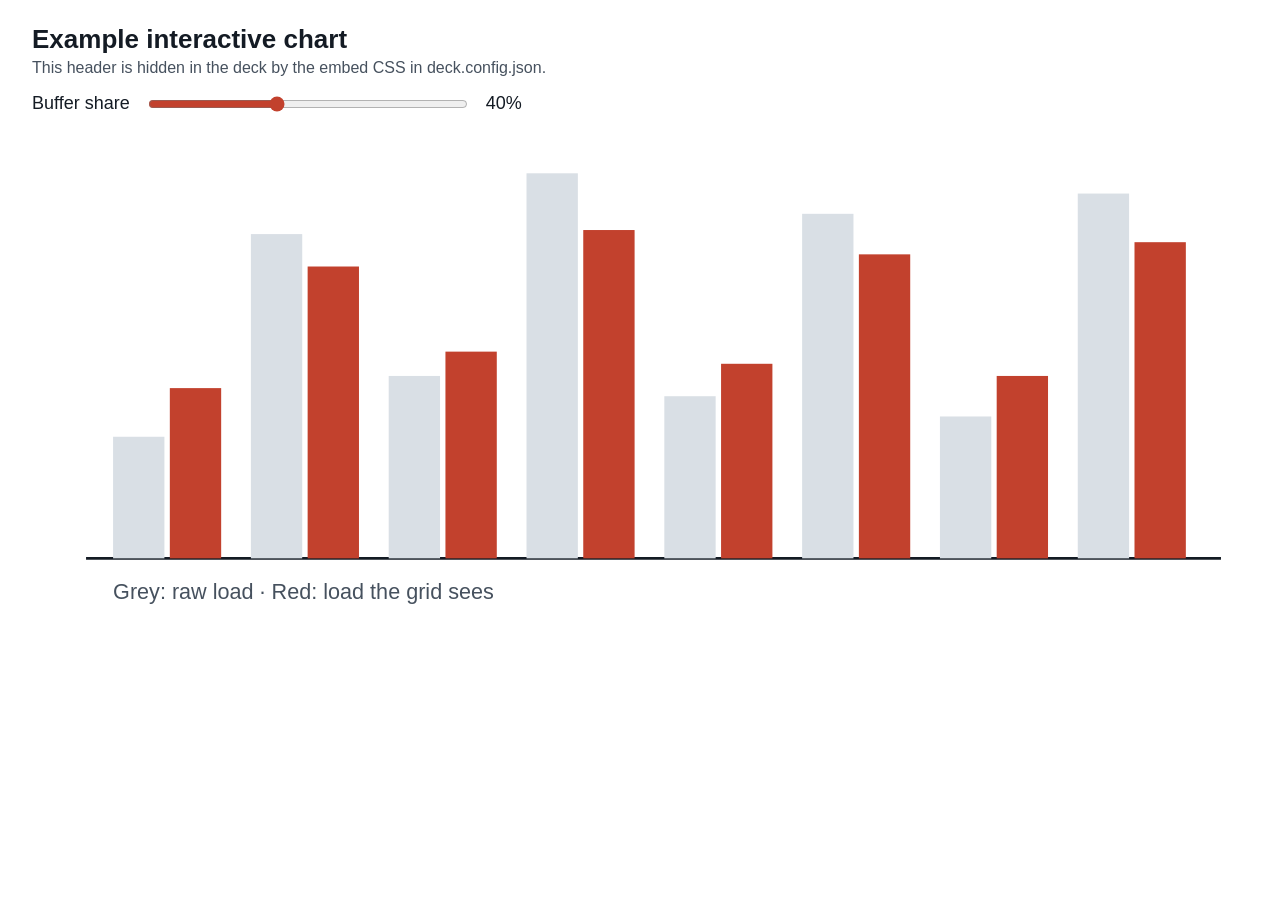
<file: assets/template/embed/example.html>
<!doctype html>
<html lang="en">
<head>
<meta charset="utf-8">
<meta name="viewport" content="width=device-width,initial-scale=1">
<title>Example interactive chart</title>
<style>
  :root{--ink:#141b24;--ink2:#46515e;--rule:#d9dfe5;--accent:#c2412d;--blue:#2f67a6}
  body{margin:0;padding:24px 32px;font-family:"Helvetica Neue",Arial,sans-serif;color:var(--ink);background:#fff}
  header h1{margin:0 0 4px;font-size:26px}
  header p{margin:0 0 16px;color:var(--ink2)}
  .ctl{display:flex;gap:16px;align-items:center;font-size:18px;margin-bottom:12px}
  input[type=range]{width:320px;accent-color:var(--accent)}
  svg{display:block;width:100%;height:auto}
</style>
</head>
<body>
<header><h1>Example interactive chart</h1><p>This header is hidden in the deck by the embed CSS in deck.config.json.</p></header>
<div class="ctl"><label for="k">Buffer share</label><input id="k" type="range" min="0" max="100" value="40"><output id="ko">40%</output></div>
<svg id="ch" viewBox="0 0 900 360" role="img" aria-label="Bars of raw and buffered load"></svg>
<script>
  const raw = [30, 80, 45, 95, 40, 85, 35, 90];
  function draw(k) {
    const svg = document.getElementById("ch");
    let s = '<line x1="40" x2="880" y1="320" y2="320" stroke="#141b24" stroke-width="2"/>';
    raw.forEach((v, i) => {
      const x = 60 + i * 102, mean = 60, b = v - (v - mean) * k / 100;
      s += '<rect x="' + x + '" y="' + (320 - v * 3) + '" width="38" height="' + v * 3 + '" fill="#d9dfe5"/>';
      s += '<rect x="' + (x + 42) + '" y="' + (320 - b * 3) + '" width="38" height="' + b * 3 + '" fill="#c2412d"/>';
    });
    s += '<text x="60" y="350" font-size="16" fill="#46515e">Grey: raw load · Red: load the grid sees</text>';
    svg.innerHTML = s;
    document.getElementById("ko").textContent = k + "%";
  }
  document.getElementById("k").addEventListener("input", e => draw(+e.target.value));
  draw(40);
</script>
</body>
</html>
</file>
